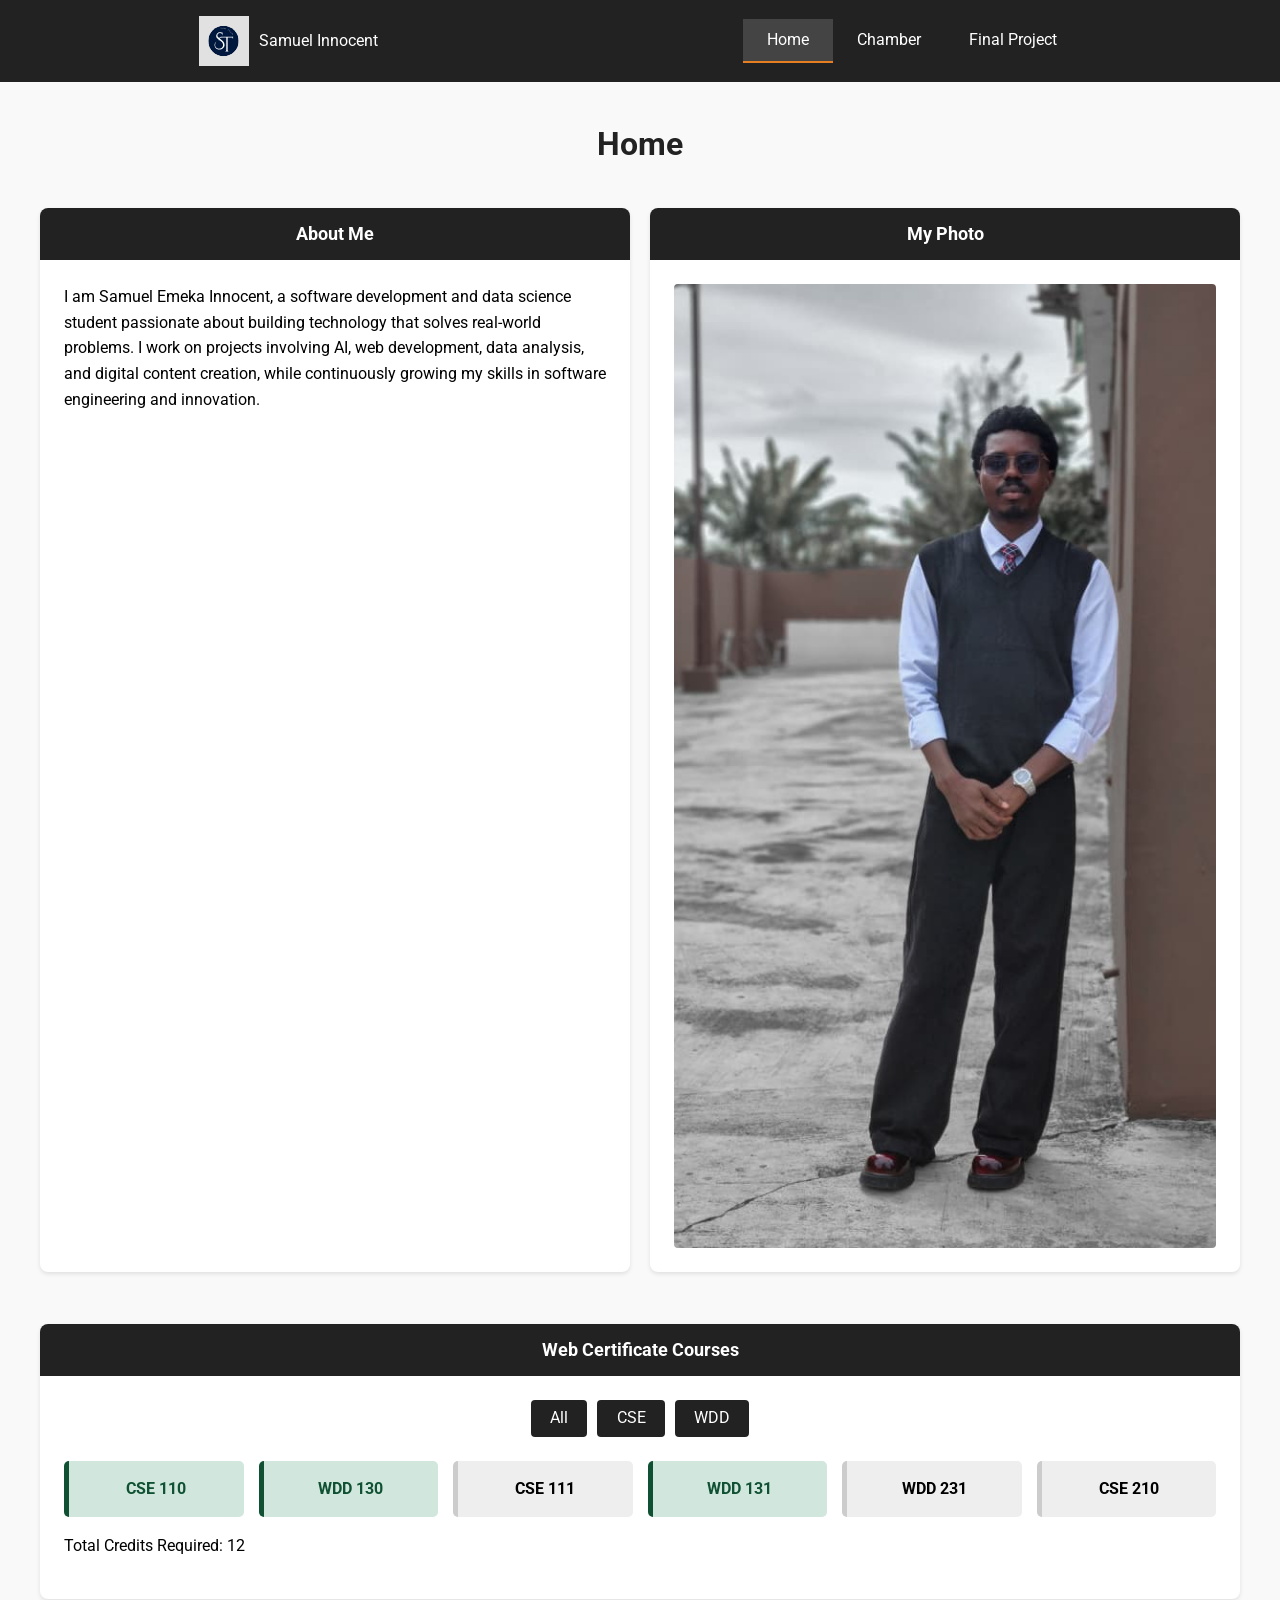
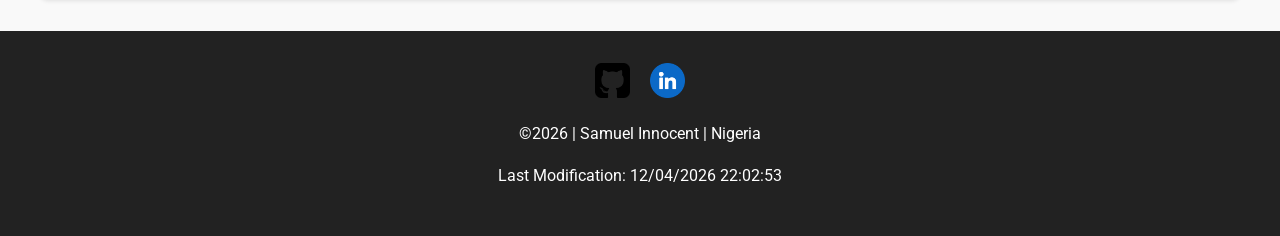
<file: index.html>
<!DOCTYPE html>
<html lang="en-US">
<head>
    <meta charset="UTF-8">
    <meta name="viewport" content="width=device-width, initial-scale=1.0">
    <title>WDD 231 - Course Home Page - Samuel Innocent</title>
    <meta name="description" content="Course home page for Samuel Innocent, focusing on web development and computer programming certifications.">
    <meta name="author" content="Samuel Innocent">
    <meta property="og:title" content="WDD 231 - Course Home Page - Samuel Innocent">
    <meta property="og:description" content="Explore Samuel Innocent's web development journey and course certifications.">
    <meta property="og:image" content="images/profile.jpeg"> 
    <meta property="og:url" content="https://samuel-innocent.github.io/wdd231/">
    <meta property="og:type" content="website">
    <link rel="icon" href="favicon.ico">
    <link rel="preconnect" href="https://fonts.googleapis.com">
    <link rel="preconnect" href="https://fonts.gstatic.com" crossorigin>
    <link href="https://fonts.googleapis.com/css2?family=Roboto:wght@400;700&display=swap" rel="stylesheet">
    <link rel="stylesheet" href="styles/normalize.css">
    <link rel="stylesheet" href="styles/small.css">
    <link rel="stylesheet" href="styles/larger.css">
    <script src="scripts/navigation.js" defer></script>
    <script src="scripts/getdates.js" defer></script>
    <script src="scripts/courses.js" defer></script>
</head>
<body>
    <header>
        <div class="logo-area">
            <img src="images/logo.svg" alt="Samuel Innocent Logo" width="50" height="50">
            <span>Samuel Innocent</span>
        </div>
        <button id="menu" aria-label="Toggle Menu"></button>
        <nav>
            <ul class="navigation">
                <li><a href="#" class="active">Home</a></li>
                <li><a href="chamber/index.html">Chamber</a></li>
                <li><a href="https://samuel-innocent.github.io/wdd231/myproject/index.html">Final Project</a></li>
            </ul>
        </nav>
    </header>

    <main>
        <h1>Home</h1>
        <div class="grid-container">
            <section class="card">
                <h2>About Me</h2>
                <p>I am Samuel Emeka Innocent, a software development and data science student passionate about building technology that solves real-world problems. I work on projects involving AI, web development, data analysis, and digital content creation, while continuously growing my skills in software engineering and innovation.</p>
            </section>
            <section class="card">
                <h2>My Photo</h2>
                <img src="images/profile.jpeg" width="400" height="400" alt="Samuel Innocent Portrait" loading="lazy" class="profile-img">
            </section>
            <section class="card full-width">
                <h2>Web Certificate Courses</h2>
                <div class="filter-buttons">
                    <button id="all">All</button>
                    <button id="cse">CSE</button>
                    <button id="wdd">WDD</button>
                </div>
                <div id="course-list"></div>
                <p id="total-credits"></p>
            </section>
        </div>
    </main>

    <footer>
        <div class="social">
            <a href="https://github.com/Samuel-Innocent" aria-label="GitHub Repository"><img src="images/github.png" alt="GitHub Icon"></a>
            <a href="https://linkedin.com/in/Samuel-Innocent-" aria-label="LinkedIn Profile"><img src="images/linkedin.png" alt="LinkedIn Icon"></a>
        </div>
        <p>&copy;<span id="currentyear"></span> | Samuel Innocent | Nigeria</p>
        <p id="lastModified"></p>
    </footer>
</body>
</html>
</file>
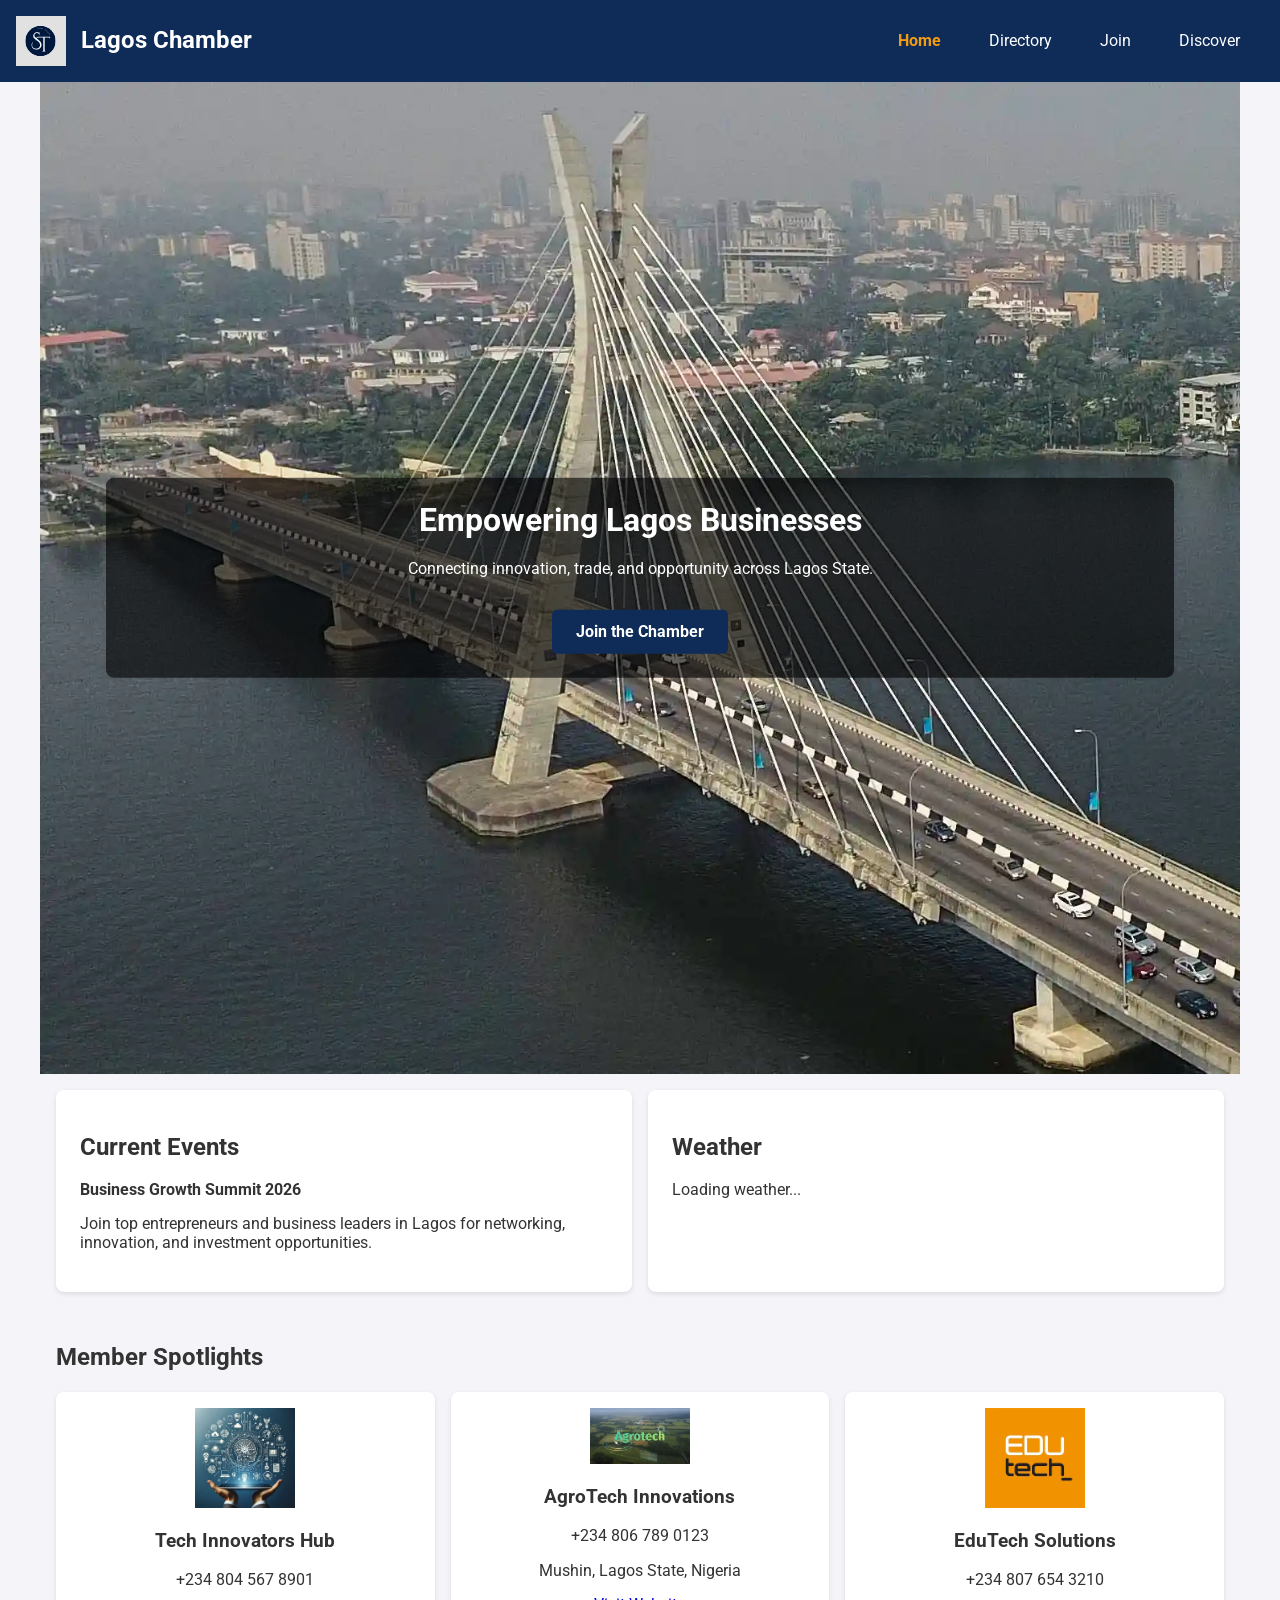
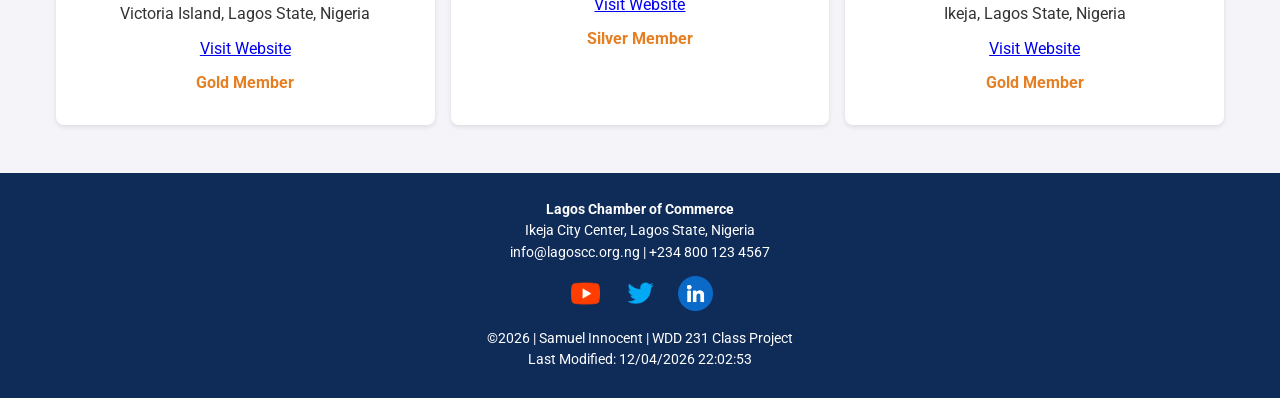
<file: chamber/index.html>
<!DOCTYPE html>
<html lang="en-US">

<head>
    <meta charset="UTF-8">
    <meta name="viewport" content="width=device-width, initial-scale=1.0">

    <title>Lagos Chamber of Commerce</title>

    <meta name="description"
        content="Official Lagos Chamber of Commerce website supporting business growth, networking, and economic development in Lagos, Nigeria.">

    <meta name="author" content="Samuel Innocent">

    <meta property="og:title" content="Lagos Chamber of Commerce">
    <meta property="og:description" content="Empowering businesses and fostering economic growth in Lagos State.">
    <meta property="og:image" content="images/lagos-hero.webp">
    <meta property="og:url" content="https://samuel-innocent.github.io/wdd231/chamber/index.html">
    <meta property="og:type" content="website">

    <link rel="icon" href="favicon.ico">

    <link rel="preconnect" href="https://fonts.googleapis.com">
    <link rel="preconnect" href="https://fonts.gstatic.com" crossorigin>

    <link
        href="https://fonts.googleapis.com/css2?family=Roboto:wght@400;700&display=swap"
        rel="stylesheet">

    <link rel="stylesheet" href="styles/normalize.css">
    <link rel="stylesheet" href="styles/small.css">
    <link rel="stylesheet" href="styles/larger.css">

    <script src="scripts/home.js" defer></script>
</head>

<body>

    <header>
        <div class="logo-area">
            <img src="images/logo.svg" alt="Lagos Chamber Logo" width="50" height="50">
            <span class="site-title">Lagos Chamber</span>
        </div>

        <button id="menu" aria-label="Toggle Menu"></button>

        <nav>
            <ul class="navigation">
                <li><a href="index.html" class="active">Home</a></li>
                <li><a href="directory.html">Directory</a></li>
                <li><a href="join.html">Join</a></li>
                <li><a href="discover.html">Discover</a></li>
            </ul>
        </nav>
    </header>

    <main>

<section class="hero">

    <h2 class="visually-hidden">
        Lagos Chamber Hero Section
    </h2>

            <img src="images/lagos-hero.webp"
                alt="Lagos city skyline"
                loading="eager">

            <div class="hero-content">
                <h1>Empowering Lagos Businesses</h1>

                <p>Connecting innovation, trade, and opportunity across Lagos State.</p>

                <a href="join.html" class="cta-button">
                    Join the Chamber
                </a>
            </div>
        </section>

        <section class="home-grid">

            <section class="events card">
                <h2>Current Events</h2>

                <p><strong>Business Growth Summit 2026</strong></p>

                <p>
                    Join top entrepreneurs and business leaders in Lagos
                    for networking, innovation, and investment opportunities.
                </p>
            </section>

            <section class="weather card">
                <h2>Weather</h2>

                <div id="weather-info">
                    <p>Loading weather...</p>
                </div>

                <div id="forecast"></div>
            </section>

        </section>

        <section class="spotlights">
            <h2>Member Spotlights</h2>

            <div id="spotlight-container" class="spotlight-grid"></div>
        </section>

    </main>

    <footer>

        <div class="footer-info">
            <p><strong>Lagos Chamber of Commerce</strong></p>

            <p>Ikeja City Center, Lagos State, Nigeria</p>

            <p>info@lagoscc.org.ng | +234 800 123 4567</p>
        </div>

        <div class="social-icons">
            <a href="https://youtube.com" target="_blank" aria-label="YouTube">
                <img src="images/youtube.png" alt="YouTube Icon">
            </a>

            <a href="https://twitter.com" target="_blank" aria-label="Twitter">
                <img src="images/twitter.png" alt="Twitter Icon">
            </a>

            <a href="https://linkedin.com" target="_blank" aria-label="LinkedIn">
                <img src="images/linkedin.png" alt="LinkedIn Icon">
            </a>
        </div>

        <div class="footer-meta">
            <p>
                &copy;<span id="currentyear"></span>
                | Samuel Innocent | WDD 231 Class Project
            </p>

            <p id="lastModified"></p>
        </div>

    </footer>

</body>

</html>
</file>
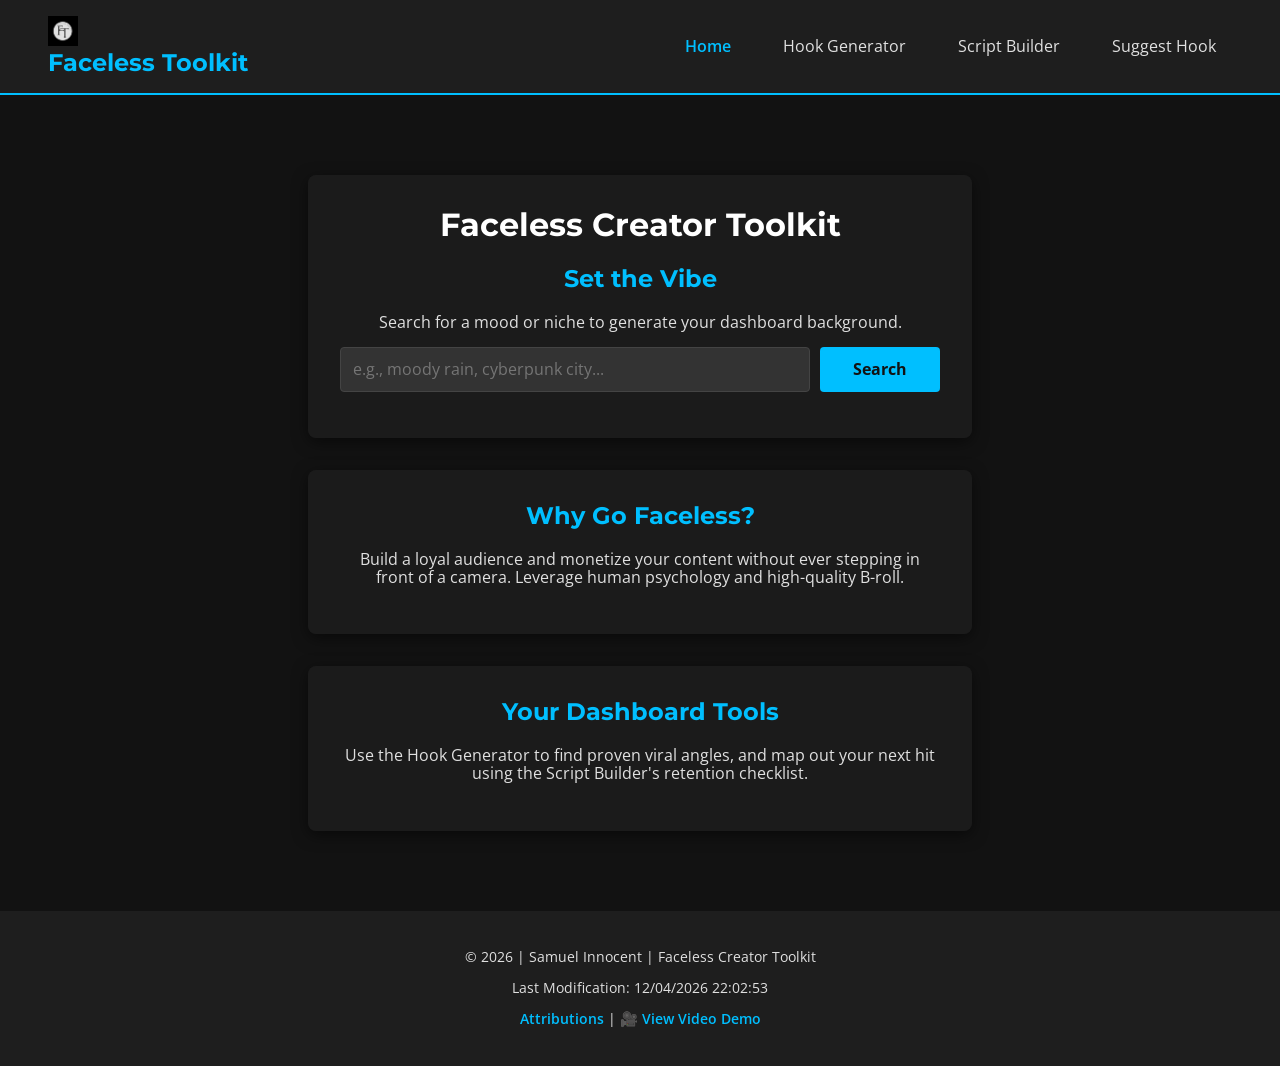
<file: myproject/index.html>
<!DOCTYPE html>
<html lang="en-US">
<head>
    <meta charset="UTF-8">
    <meta name="viewport" content="width=device-width, initial-scale=1.0">
    <title>Home - Faceless Creator Toolkit</title>
    <meta name="description" content="A comprehensive dashboard toolkit designed for faceless YouTube creators to generate hooks and build scripts.">
    <meta name="author" content="Samuel Innocent">
    <meta property="og:title" content="Faceless Creator Toolkit">
    <meta property="og:type" content="website">
    <meta property="og:image" content="https://images.pexels.com/photos/1089438/pexels-photo-1089438.jpeg">
    <meta property="og:url" content="https://samuel-innocent.github.io/wdd231/final/">
    
    <link rel="apple-touch-icon" sizes="180x180" href="apple-touch-icon.png">
    <link rel="icon" type="image/png" sizes="32x32" href="favicon-32x32.png">
    <link rel="icon" type="image/png" sizes="16x16" href="favicon-16x16.png">
    <link rel="manifest" href="site.webmanifest">
    <link rel="preconnect" href="https://fonts.googleapis.com">
    <link rel="preconnect" href="https://fonts.gstatic.com" crossorigin>
    <link href="https://fonts.googleapis.com/css2?family=Montserrat:wght@700&family=Open+Sans:wght@400;600&display=swap" rel="stylesheet">
    <link rel="stylesheet" href="styles/normalize.css">
    <link rel="stylesheet" href="styles/small.css">
    <link rel="stylesheet" href="styles/larger.css">
    <script src="scripts/home.js" defer></script>
</head>
<body>
    <header>
        <div class="logo-area">
            <img src="images/logo.png" alt="Toolkit Logo" loading="lazy" width="30" height="30">
            <div class="site-title">Faceless Toolkit</div>
        </div>
        <button id="menu" aria-label="Toggle Menu"></button>
        <nav>
            <ul class="navigation">
                <li><a href="index.html" class="active">Home</a></li>
                <li><a href="generator.html">Hook Generator</a></li>
                <li><a href="builder.html">Script Builder</a></li>
                <li><a href="suggest.html">Suggest Hook</a></li>
            </ul>
        </nav>
    </header>

    <main id="hero-section" class="hero-dynamic">
        <section class="search-container">
            <h1>Faceless Creator Toolkit</h1>
            <h2>Set the Vibe</h2>
            <p>Search for a mood or niche to generate your dashboard background.</p>
            <div class="search-bar">
                <input type="text" id="search-input" placeholder="e.g., moody rain, cyberpunk city...">
                <button id="search-btn">Search</button>
            </div>
            <p id="error-message" class="error-text"></p>
        </section>

        <section class="info-section">
            <h2>Why Go Faceless?</h2>
            <p>Build a loyal audience and monetize your content without ever stepping in front of a camera. Leverage human psychology and high-quality B-roll.</p>
        </section>

        <section class="tools-section">
            <h2>Your Dashboard Tools</h2>
            <p>Use the Hook Generator to find proven viral angles, and map out your next hit using the Script Builder's retention checklist.</p>
        </section>
    </main>

    <footer>
        <p>&copy; <span id="currentyear"></span> | Samuel Innocent | Faceless Creator Toolkit</p>
        <p id="lastModified"></p>
        <p>
            <a href="attributions.html" class="footer-link">Attributions</a> | 
            <a href="https://www.loom.com/share/800a68e92c954189a304fbd7b6bc5d8a" target="_blank" class="footer-link">🎥 View Video Demo</a>
        </p>
    </footer>
</body>
</html>
</file>
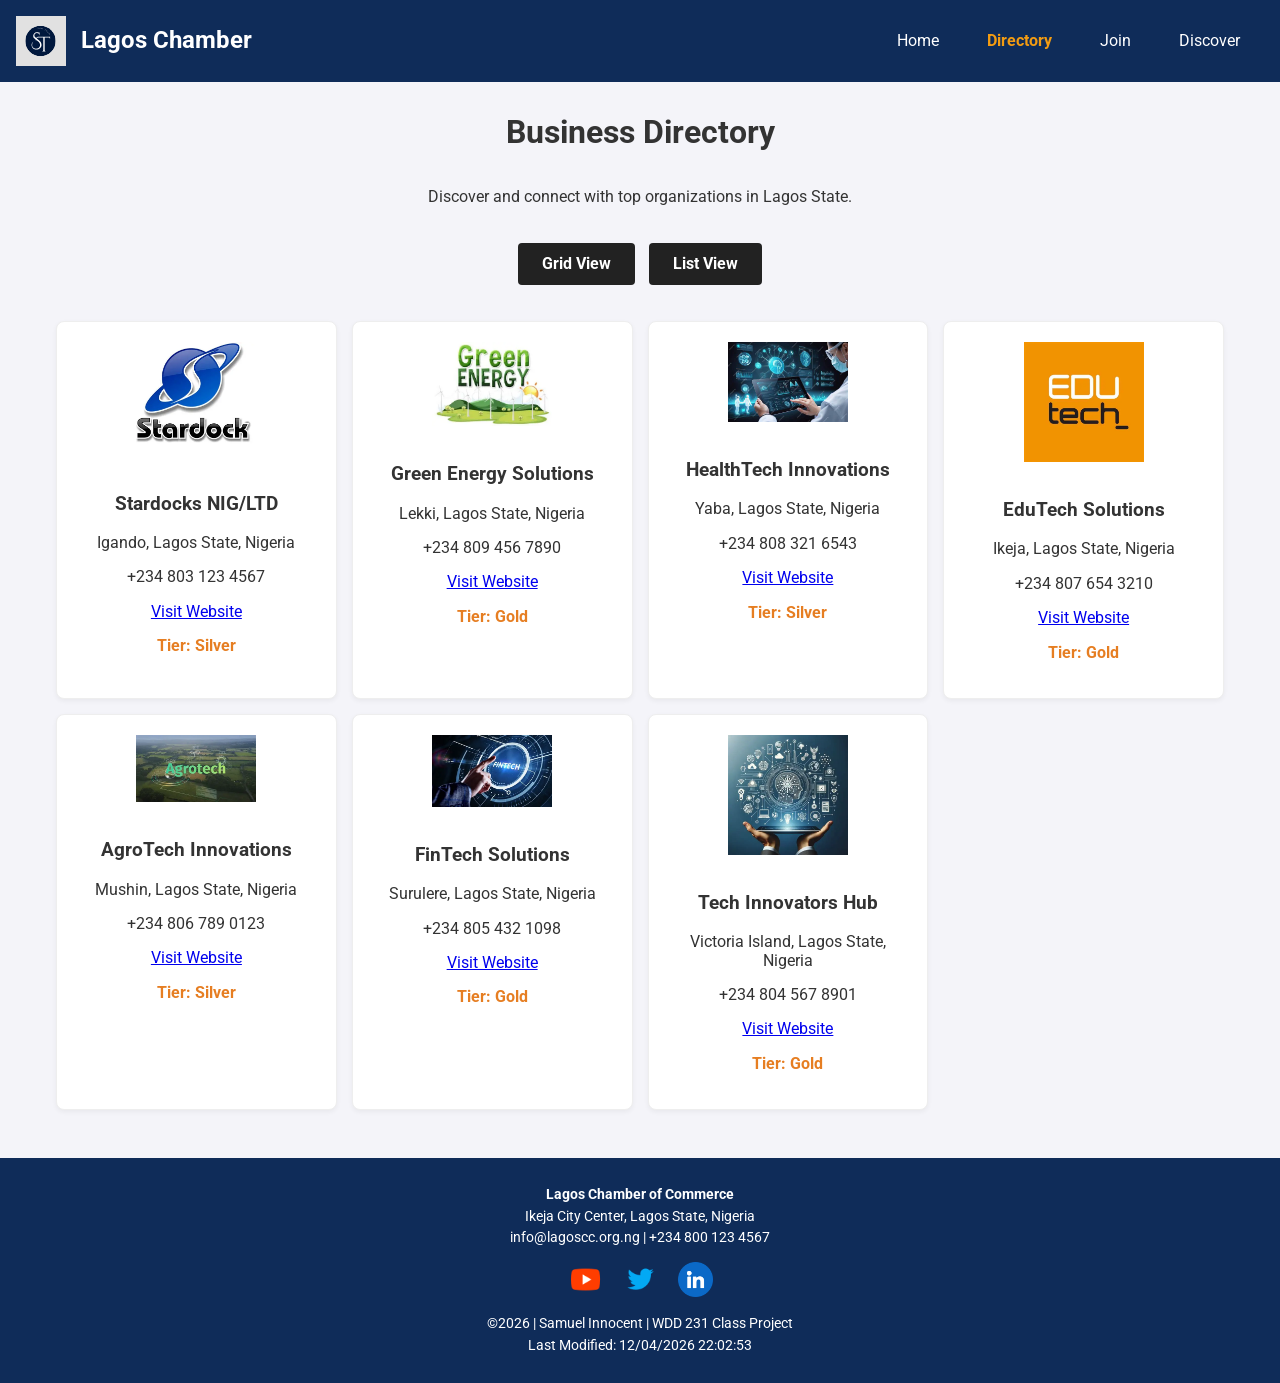
<file: chamber/directory.html>
<!DOCTYPE html>
<html lang="en-US">
<head>
    <meta charset="UTF-8">
    <meta name="viewport" content="width=device-width, initial-scale=1.0">
    <title>Directory - Lagos Chamber of Commerce</title>
    <meta name="description" content="Official business directory for the Lagos Chamber of Commerce. Discover top businesses in Lagos State, Nigeria.">
    <meta name="author" content="Samuel Innocent">
    
    <meta property="og:title" content="Lagos Business Directory">
    <meta property="og:description" content="Explore local members of the Lagos Chamber of Commerce.">
    <meta property="og:image" content="images/profile.jpeg">
    <meta property="og:url" content="https://samuel-innocent.github.io/wdd231/chamber/directory.html">
    <meta property="og:type" content="website">

    <link rel="icon" href="favicon.ico">
    
    <link rel="preconnect" href="https://fonts.googleapis.com">
    <link rel="preconnect" href="https://fonts.gstatic.com" crossorigin>
    <link href="https://fonts.googleapis.com/css2?family=Roboto:wght@400;700&display=swap" rel="stylesheet">

    <link rel="stylesheet" href="styles/normalize.css">
    <link rel="stylesheet" href="styles/small.css">
    <link rel="stylesheet" href="styles/larger.css">
    <script src="scripts/directory.js" defer></script>
</head>
<body>
    <header>
        <div class="logo-area">
            <img src="images/logo.svg" alt="Lagos Chamber Logo" width="50" height="50">
            <span class="site-title">Lagos Chamber</span>
        </div>
        <button id="menu" aria-label="Toggle Menu"></button>
        <nav>
            <ul class="navigation">
                <li><a href="index.html">Home</a></li>
                <li><a href="directory.html" class="active">Directory</a></li>
                <li><a href="join.html">Join</a></li>
                <li><a href="discover.html">Discover</a></li>
            </ul>
        </nav>
    </header>

    <main>
        <h1 class="page-title">Business Directory</h1>

        <section class="intro-section">
            <h2 class="visually-hidden">Welcome</h2>
            <p class="intro-text">Discover and connect with top organizations in Lagos State.</p>
        </section>

        <section class="view-toggle">
            <h2 class="visually-hidden">Layout Options</h2>
            <button id="grid" title="Grid View">Grid View</button>
            <button id="list" title="List View">List View</button>
        </section>

        <section class="directory-list">
            <h2 class="visually-hidden">Members</h2>
            <div id="members-container" class="grid-view">
            </div>
        </section>
    </main>

    <footer>
        <div class="footer-info">
            <p><strong>Lagos Chamber of Commerce</strong></p>
            <p>Ikeja City Center, Lagos State, Nigeria</p>
            <p>info@lagoscc.org.ng | +234 800 123 4567</p>
        </div>
        
        <div class="social-icons">
            <a href="https://youtube.com" target="_blank" aria-label="YouTube"><img src="images/youtube.png" alt="YouTube Icon"></a>
            <a href="https://twitter.com" target="_blank" aria-label="Twitter"><img src="images/twitter.png" alt="Twitter Icon"></a>
            <a href="https://linkedin.com" target="_blank" aria-label="LinkedIn"><img src="images/linkedin.png" alt="LinkedIn Icon"></a>
        </div>

        <div class="footer-meta">
            <p>&copy;<span id="currentyear"></span> | Samuel Innocent | WDD 231 Class Project</p>
            <p id="lastModified"></p>
        </div>
    </footer>
</body>
</html>
</file>
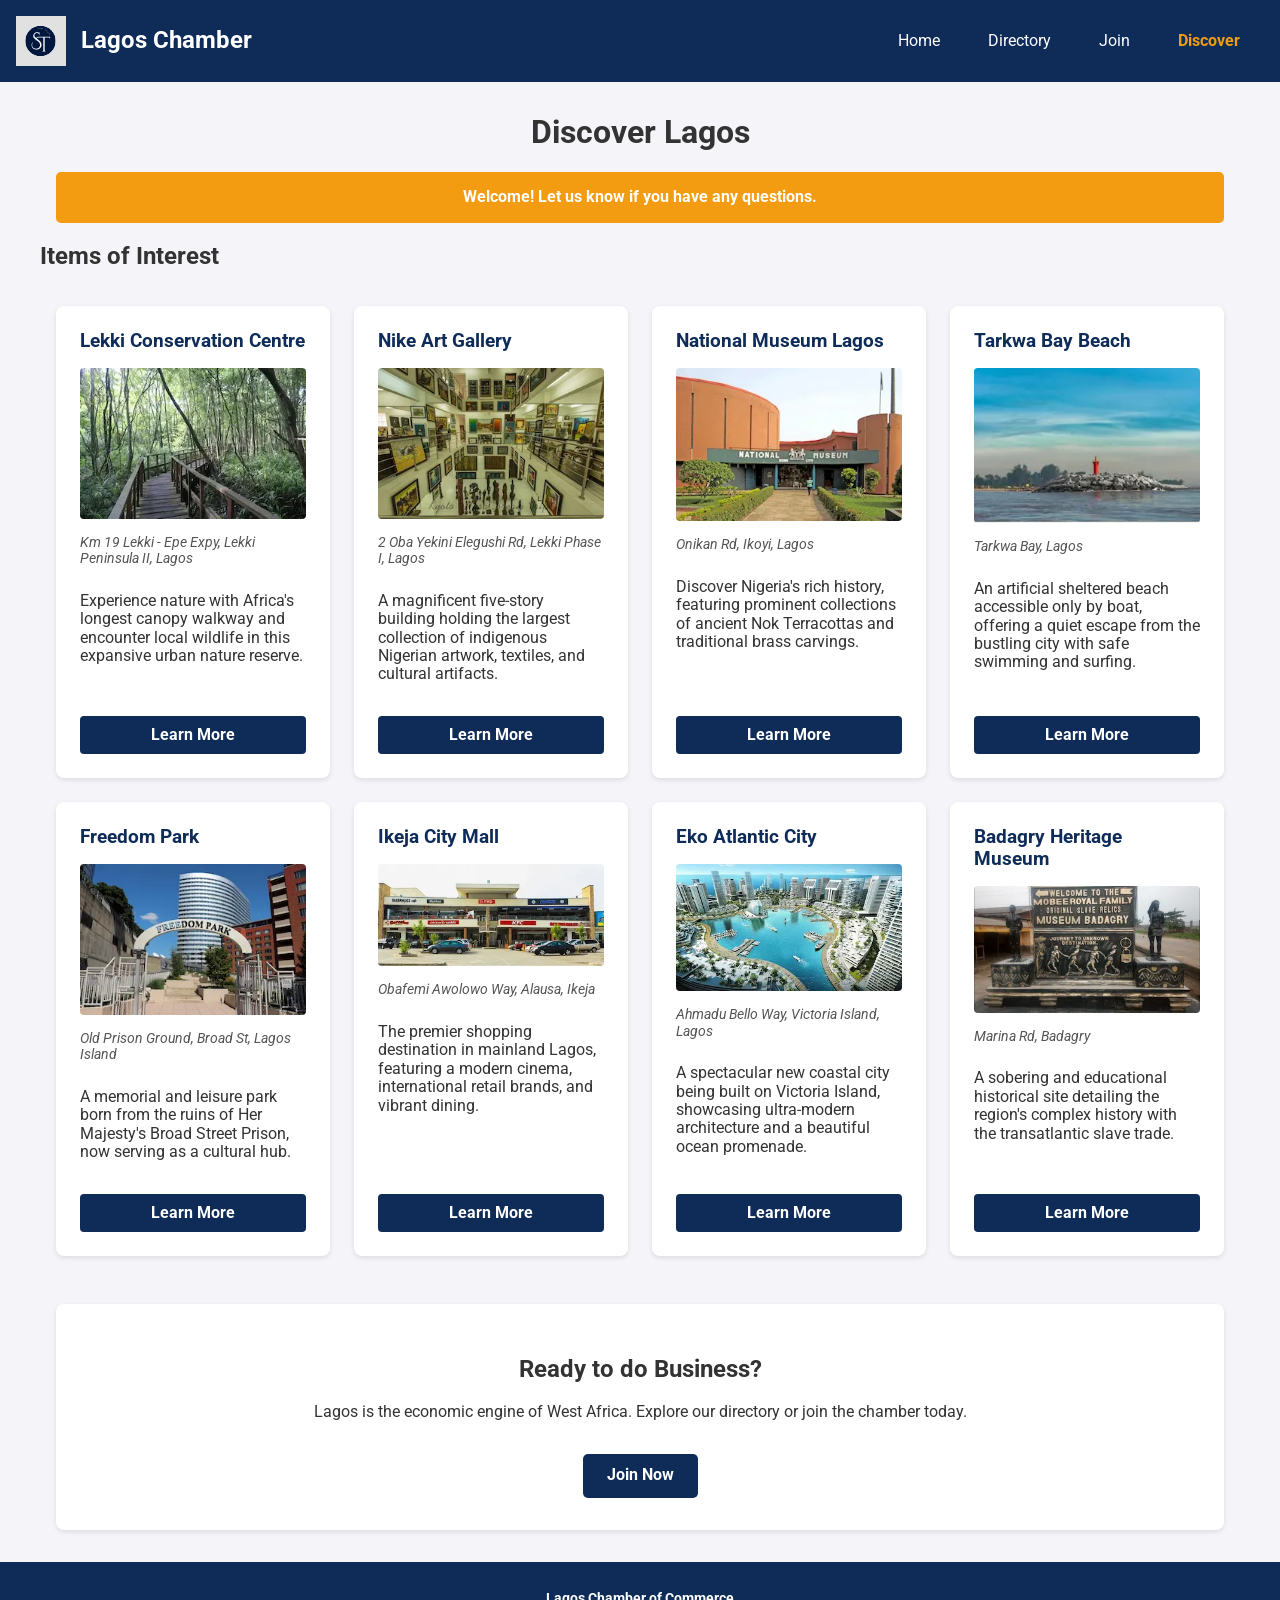
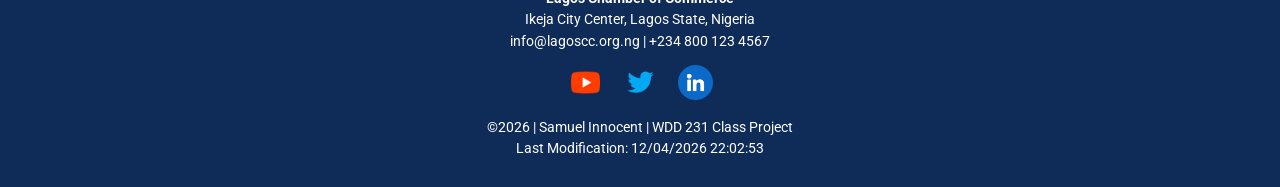
<file: chamber/discover.html>
<!DOCTYPE html>
<html lang="en-US">
<head>
    <meta charset="UTF-8">
    <meta name="viewport" content="width=device-width, initial-scale=1.0">
    <title>Discover - Lagos Chamber of Commerce</title>
    <meta name="description" content="Discover the best places to visit, explore, and conduct business in Lagos, Nigeria.">
    <meta name="author" content="Samuel Innocent">
    <link rel="icon" href="favicon.ico">
    <link rel="preconnect" href="https://fonts.googleapis.com">
    <link rel="preconnect" href="https://fonts.gstatic.com" crossorigin>
    <link href="https://fonts.googleapis.com/css2?family=Roboto:wght@400;700&display=swap" rel="stylesheet">
    <link rel="stylesheet" href="styles/normalize.css">
    <link rel="stylesheet" href="styles/small.css">
    <link rel="stylesheet" href="styles/larger.css">
    <script type="module" src="scripts/discover.js"></script>
</head>
<body>
    <header>
        <div class="logo-area">
            <img src="images/logo.svg" alt="Lagos Chamber Logo" width="50" height="50">
            <span class="site-title">Lagos Chamber</span>
        </div>
        <button id="menu" aria-label="Toggle Menu"></button>
        <nav>
            <ul class="navigation">
                <li><a href="index.html">Home</a></li>
                <li><a href="directory.html">Directory</a></li>
                <li><a href="join.html">Join</a></li>
                <li><a href="discover.html" class="active">Discover</a></li>
            </ul>
        </nav>
    </header>

    <main>
        <h1 class="page-title">Discover Lagos</h1>

        <section class="visit-status">
            <h2 class="visually-hidden">Visitor Message</h2>
            <div id="visit-message" class="message-banner"></div>
        </section>

        <section class="places-of-interest">
            <h2>Items of Interest</h2>
            <div id="discover-container" class="discover-grid">
                </div>
        </section>

        <section class="discover-cta">
            <h2>Ready to do Business?</h2>
            <p>Lagos is the economic engine of West Africa. Explore our directory or join the chamber today.</p>
            <a href="join.html" class="cta-button">Join Now</a>
        </section>
    </main>

    <footer>
        <div class="footer-info">
            <p><strong>Lagos Chamber of Commerce</strong></p>
            <p>Ikeja City Center, Lagos State, Nigeria</p>
            <p>info@lagoscc.org.ng | +234 800 123 4567</p>
        </div>
        <div class="social-icons">
            <a href="https://youtube.com" target="_blank" aria-label="YouTube"><img src="images/youtube.png" alt="YouTube Icon"></a>
            <a href="https://twitter.com" target="_blank" aria-label="Twitter"><img src="images/twitter.png" alt="Twitter Icon"></a>
            <a href="https://linkedin.com" target="_blank" aria-label="LinkedIn"><img src="images/linkedin.png" alt="LinkedIn Icon"></a>
        </div>
        <div class="footer-meta">
            <p>&copy;<span id="currentyear"></span> | Samuel Innocent | WDD 231 Class Project</p>
            <p id="lastModified"></p>
        </div>
    </footer>
</body>
</html>
</file>
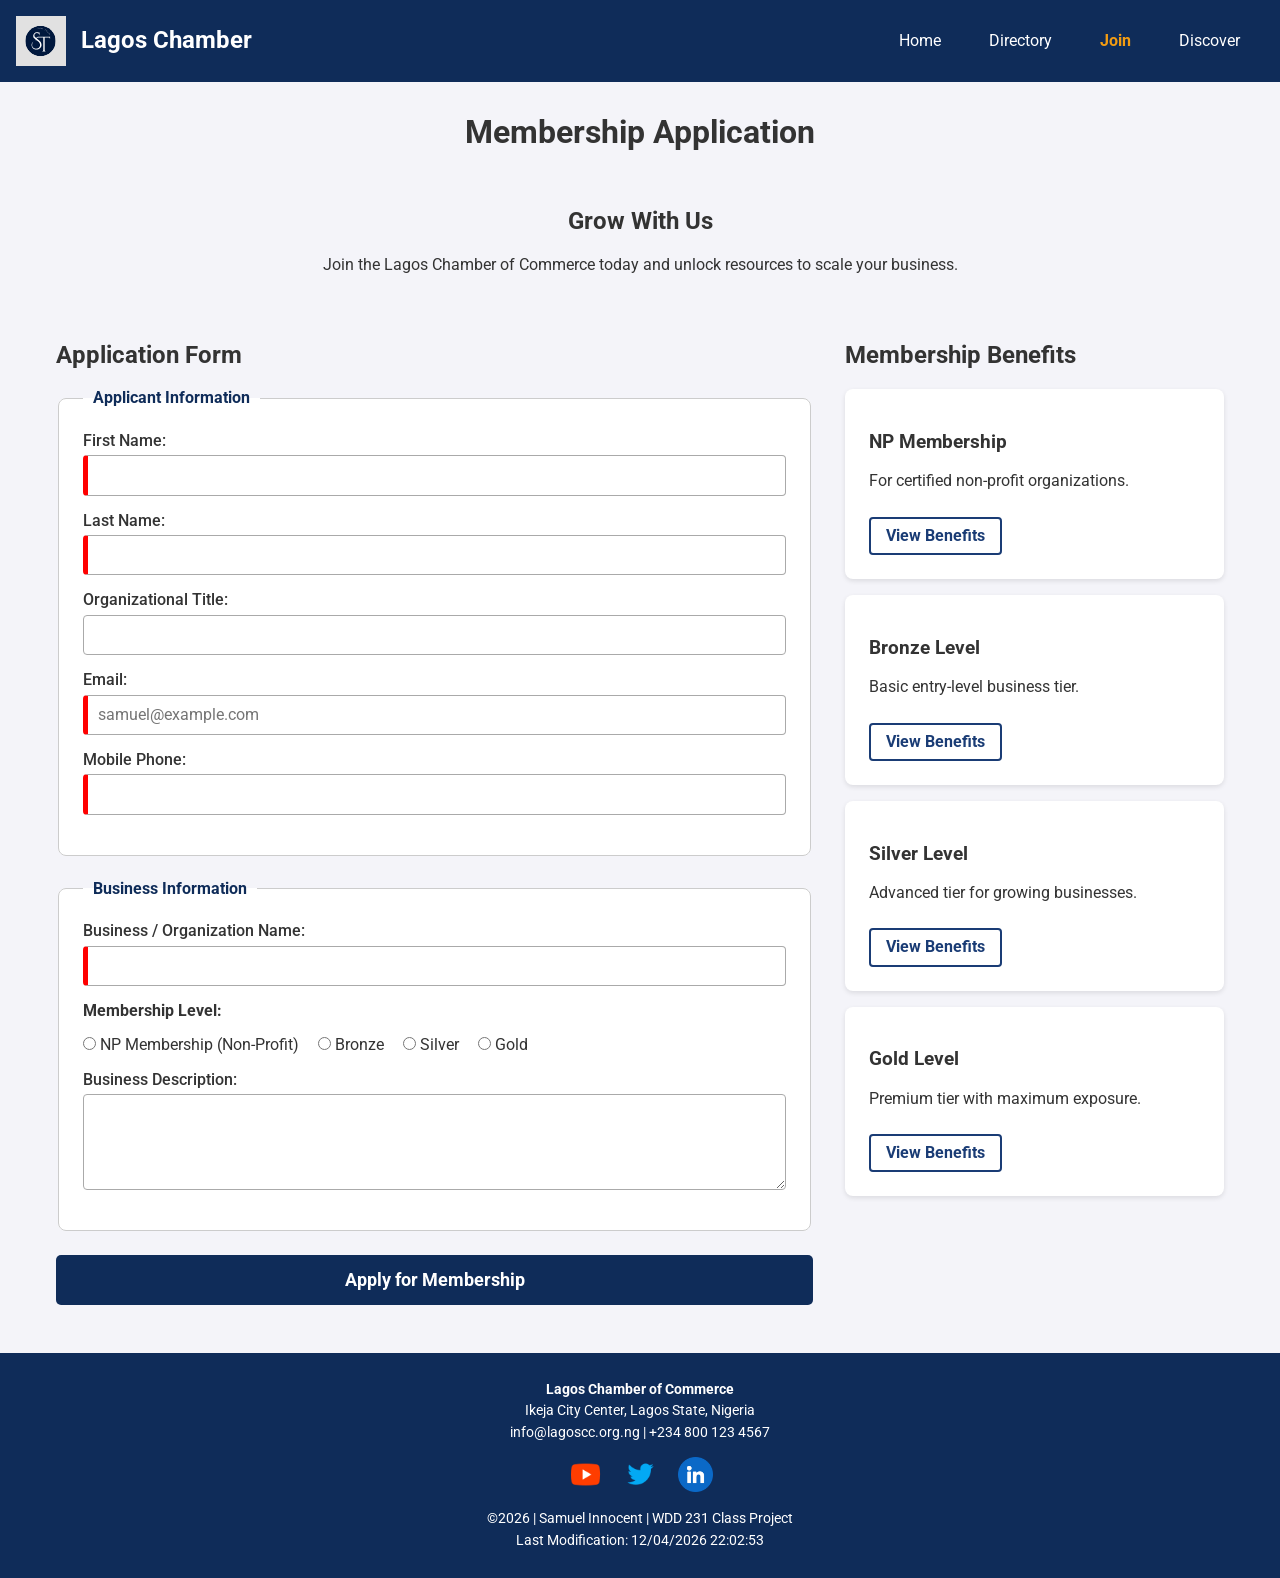
<file: chamber/join.html>
<!DOCTYPE html>
<html lang="en-US">
<head>
    <meta charset="UTF-8">
    <meta name="viewport" content="width=device-width, initial-scale=1.0">
    <title>Join - Lagos Chamber of Commerce</title>
    <meta name="description" content="Apply for membership with the Lagos Chamber of Commerce to access business networking, events, and growth opportunities.">
    <meta name="author" content="Samuel Innocent">
    <link rel="icon" href="favicon.ico">
    <link rel="preconnect" href="https://fonts.googleapis.com">
    <link rel="preconnect" href="https://fonts.gstatic.com" crossorigin>
    <link href="https://fonts.googleapis.com/css2?family=Roboto:wght@400;700&display=swap" rel="stylesheet">
    <link rel="stylesheet" href="styles/normalize.css">
    <link rel="stylesheet" href="styles/small.css">
    <link rel="stylesheet" href="styles/larger.css">
    <script src="scripts/join.js" defer></script>
</head>
<body>
    <header>
        <div class="logo-area">
            <img src="images/logo.svg" alt="Lagos Chamber Logo" width="50" height="50">
            <span class="site-title">Lagos Chamber</span>
        </div>
        <button id="menu" aria-label="Toggle Menu"></button>
        <nav>
            <ul class="navigation">
                <li><a href="index.html">Home</a></li>
                <li><a href="directory.html">Directory</a></li>
                <li><a href="join.html" class="active">Join</a></li>
                <li><a href="discover.html">Discover</a></li>
            </ul>
        </nav>
    </header>

    <main>
        <h1 class="page-title">Membership Application</h1>

        <section class="intro-text">
            <h2>Grow With Us</h2>
            <p>Join the Lagos Chamber of Commerce today and unlock resources to scale your business.</p>
        </section>

        <div class="join-grid">
            <section class="form-section">
                <h2>Application Form</h2>
                <form method="get" action="thankyou.html" class="join-form">
                    <fieldset>
                        <legend>Applicant Information</legend>
                        <label>First Name:
                            <input type="text" name="first-name" id="first-name" title="First Name" autocomplete="given-name" required>
                        </label>
                        <label>Last Name:
                            <input type="text" name="last-name" id="last-name" title="Last Name" autocomplete="family-name" required>
                        </label>
                        <label>Organizational Title:
                            <input type="text" name="org-title" id="org-title" title="Title (Min 7 characters, letters, hyphens, and spaces only)" autocomplete="organization-title" pattern="[A-Za-z\-\s]{7,}">
                        </label>
                        <label>Email:
                            <input type="email" name="email" id="email" title="Email Address" autocomplete="email" placeholder="samuel@example.com" required>
                        </label>
                        <label>Mobile Phone:
                            <input type="tel" name="phone" id="phone" title="Mobile Phone Number" autocomplete="tel" required>
                        </label>
                    </fieldset>

                    <fieldset>
                        <legend>Business Information</legend>
                        <label>Business / Organization Name:
                            <input type="text" name="business" id="business" title="Business Name" autocomplete="organization" required>
                        </label>
                        
                        <div class="membership-radios">
                            <p><strong>Membership Level:</strong></p>
                            <label><input type="radio" name="membership" value="np" required> NP Membership (Non-Profit)</label>
                            <label><input type="radio" name="membership" value="bronze"> Bronze</label>
                            <label><input type="radio" name="membership" value="silver"> Silver</label>
                            <label><input type="radio" name="membership" value="gold"> Gold</label>
                        </div>

                        <label>Business Description:
                            <textarea name="description" id="description" title="Briefly describe your organization" rows="4"></textarea>
                        </label>
                    </fieldset>

                    <input type="hidden" name="timestamp" id="timestamp" value="">
                    
                    <button type="submit" class="submit-btn">Apply for Membership</button>
                </form>
            </section>

            <section class="membership-cards">
                <h2>Membership Benefits</h2>
                
                <div class="card np-card animate-card">
                    <h3>NP Membership</h3>
                    <p>For certified non-profit organizations.</p>
                    <button id="np-btn" type="button" class="modal-link">View Benefits</button>
                </div>
                
                <div class="card bronze-card animate-card">
                    <h3>Bronze Level</h3>
                    <p>Basic entry-level business tier.</p>
                    <button id="bronze-btn" type="button" class="modal-link">View Benefits</button>
                </div>
                
                <div class="card silver-card animate-card">
                    <h3>Silver Level</h3>
                    <p>Advanced tier for growing businesses.</p>
                    <button id="silver-btn" type="button" class="modal-link">View Benefits</button>
                </div>
                
                <div class="card gold-card animate-card">
                    <h3>Gold Level</h3>
                    <p>Premium tier with maximum exposure.</p>
                    <button id="gold-btn" type="button" class="modal-link">View Benefits</button>
                </div>
            </section>
        </div>

        <dialog id="np-modal">
            <h2>Non-Profit Benefits</h2>
            <p>Access to basic networking events, inclusion in our online directory, and weekly newsletters. No fee required.</p>
            <button class="close-modal">Close</button>
        </dialog>

        <dialog id="bronze-modal">
            <h2>Bronze Benefits</h2>
            <p>All NP benefits plus quarterly training seminars, community discounts, and window decals.</p>
            <button class="close-modal">Close</button>
        </dialog>

        <dialog id="silver-modal">
            <h2>Silver Benefits</h2>
            <p>All Bronze benefits plus discounted booth space at the annual expo and home page spotlight rotation.</p>
            <button class="close-modal">Close</button>
        </dialog>

        <dialog id="gold-modal">
            <h2>Gold Benefits</h2>
            <p>All Silver benefits plus premium homepage spotlights, executive dinner invitations, and direct government lobbying updates.</p>
            <button class="close-modal">Close</button>
        </dialog>

    </main>

    <footer>
        <div class="footer-info">
            <p><strong>Lagos Chamber of Commerce</strong></p>
            <p>Ikeja City Center, Lagos State, Nigeria</p>
            <p>info@lagoscc.org.ng | +234 800 123 4567</p>
        </div>
        <div class="social-icons">
            <a href="https://youtube.com" target="_blank" aria-label="YouTube"><img src="images/youtube.png" alt="YouTube Icon"></a>
            <a href="https://twitter.com" target="_blank" aria-label="Twitter"><img src="images/twitter.png" alt="Twitter Icon"></a>
            <a href="https://linkedin.com" target="_blank" aria-label="LinkedIn"><img src="images/linkedin.png" alt="LinkedIn Icon"></a>
        </div>
        <div class="footer-meta">
            <p>&copy;<span id="currentyear"></span> | Samuel Innocent | WDD 231 Class Project</p>
            <p id="lastModified"></p>
        </div>
    </footer>
</body>
</html>
</file>
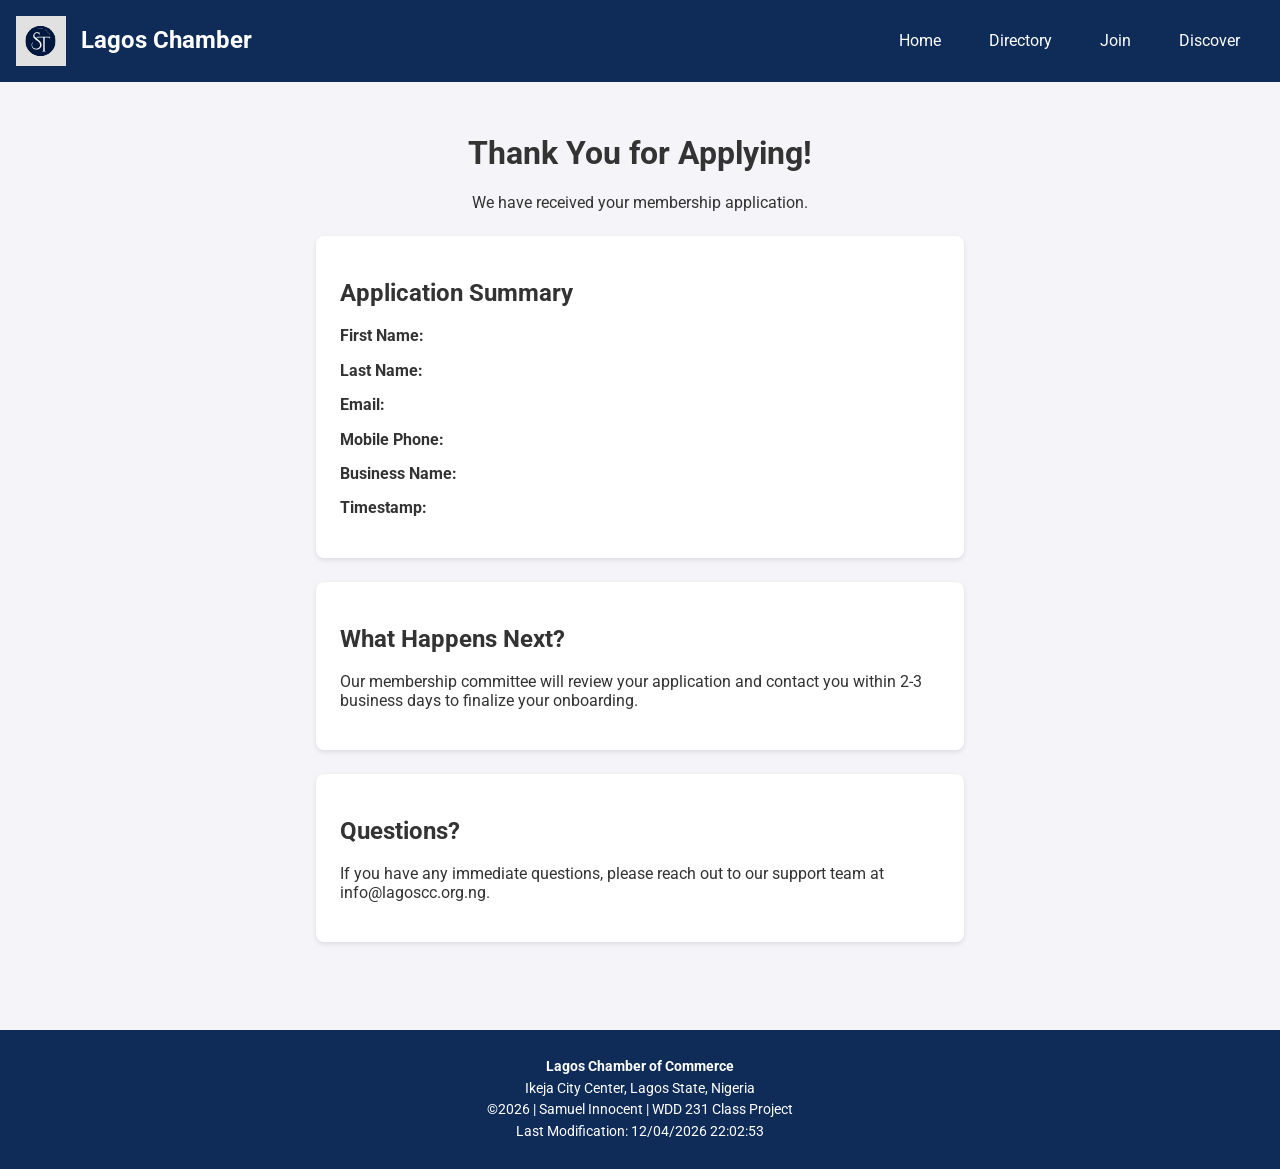
<file: chamber/thankyou.html>
<!DOCTYPE html>
<html lang="en-US">
<head>
    <meta charset="UTF-8">
    <meta name="viewport" content="width=device-width, initial-scale=1.0">
    <title>Thank You - Lagos Chamber of Commerce</title>
    
    <meta name="description" content="Thank you for applying to the Lagos Chamber of Commerce. Your application has been successfully submitted.">
    <meta name="author" content="Samuel Innocent">
    
    <link rel="preconnect" href="https://fonts.googleapis.com">
    <link rel="preconnect" href="https://fonts.gstatic.com" crossorigin>
    <link href="https://fonts.googleapis.com/css2?family=Roboto:wght@400;700&display=swap" rel="stylesheet">
    
    <link rel="stylesheet" href="styles/normalize.css">
    <link rel="stylesheet" href="styles/small.css">
    <link rel="stylesheet" href="styles/larger.css">
    <script src="scripts/thankyou.js" defer></script>
</head>
<body>
    <header>
        <div class="logo-area">
            <img src="images/logo.svg" alt="Lagos Chamber Logo" width="50" height="50">
            <span class="site-title">Lagos Chamber</span>
        </div>
        <button id="menu" aria-label="Toggle Menu"></button>
        <nav>
            <ul class="navigation">
                <li><a href="index.html">Home</a></li>
                <li><a href="directory.html">Directory</a></li>
                <li><a href="join.html">Join</a></li>
                <li><a href="discover.html">Discover</a></li>
            </ul>
        </nav>
    </header>

    <main class="thank-you-main">
        <h1>Thank You for Applying!</h1>
        <p>We have received your membership application.</p>
        
        <section class="submission-details card">
            <h2>Application Summary</h2>
            <p><strong>First Name:</strong> <span id="show-first"></span></p>
            <p><strong>Last Name:</strong> <span id="show-last"></span></p>
            <p><strong>Email:</strong> <span id="show-email"></span></p>
            <p><strong>Mobile Phone:</strong> <span id="show-phone"></span></p>
            <p><strong>Business Name:</strong> <span id="show-business"></span></p>
            <p><strong>Timestamp:</strong> <span id="show-timestamp"></span></p>
        </section>

        <section class="next-steps card">
            <h2>What Happens Next?</h2>
            <p>Our membership committee will review your application and contact you within 2-3 business days to finalize your onboarding.</p>
        </section>

        <section class="contact-info card">
            <h2>Questions?</h2>
            <p>If you have any immediate questions, please reach out to our support team at info@lagoscc.org.ng.</p>
        </section>
    </main>

    <footer>
        <div class="footer-info">
            <p><strong>Lagos Chamber of Commerce</strong></p>
            <p>Ikeja City Center, Lagos State, Nigeria</p>
        </div>
        <div class="footer-meta">
            <p>&copy;<span id="currentyear"></span> | Samuel Innocent | WDD 231 Class Project</p>
            <p id="lastModified"></p>
        </div>
    </footer>
</body>
</html>
</file>
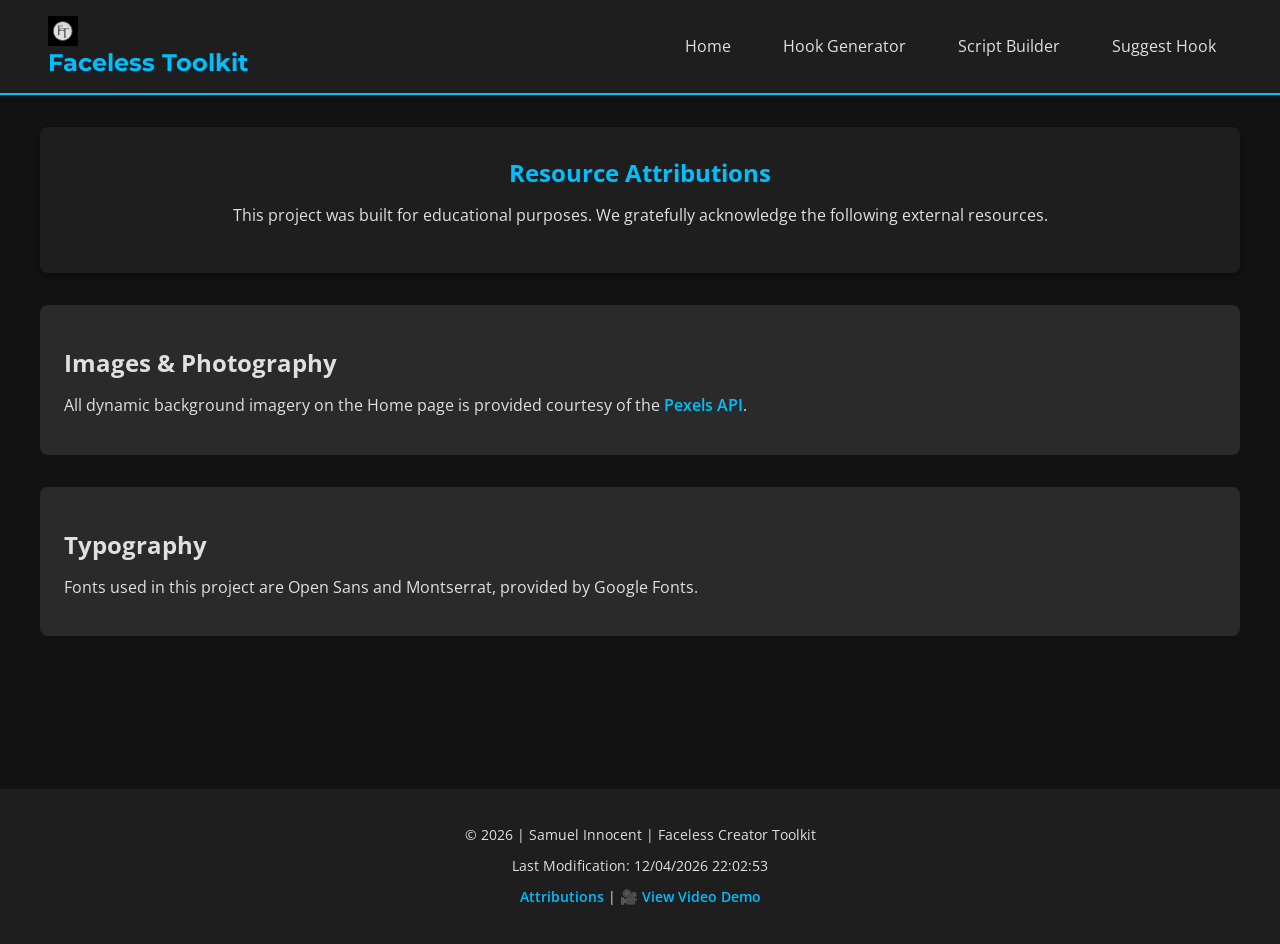
<file: myproject/attributions.html>
<!DOCTYPE html>
<html lang="en-US">
<head>
    <meta charset="UTF-8">
    <meta name="viewport" content="width=device-width, initial-scale=1.0">
    <title>Attributions - Faceless Creator Toolkit</title>
    <meta name="description" content="Resource attributions and credits for the Faceless Creator Toolkit educational project.">
    <meta name="author" content="Samuel Innocent">
    <meta property="og:title" content="Attributions">
    <meta property="og:type" content="website">
    <meta property="og:image" content="https://images.pexels.com/photos/1089438/pexels-photo-1089438.jpeg">
    <meta property="og:url" content="https://samuel-innocent.github.io/wdd231/final/attributions.html">
    
    <link rel="apple-touch-icon" sizes="180x180" href="apple-touch-icon.png">
    <link rel="icon" type="image/png" sizes="32x32" href="favicon-32x32.png">
    <link rel="icon" type="image/png" sizes="16x16" href="favicon-16x16.png">
    <link rel="manifest" href="site.webmanifest">
    <link rel="preconnect" href="https://fonts.googleapis.com">
    <link rel="preconnect" href="https://fonts.gstatic.com" crossorigin>
    <link href="https://fonts.googleapis.com/css2?family=Montserrat:wght@700&family=Open+Sans:wght@400;600&display=swap" rel="stylesheet">
    <link rel="stylesheet" href="styles/normalize.css">
    <link rel="stylesheet" href="styles/small.css">
    <link rel="stylesheet" href="styles/larger.css">
    
    <script type="module">
        import { setFooterDates, toggleMenu } from './scripts/utils.mjs';
        setFooterDates();
        toggleMenu();
    </script>
</head>
<body>
    <header>
        <div class="logo-area">
            <img src="images/logo.png" alt="Toolkit Logo" loading="lazy" width="30" height="30">
            <div class="site-title">Faceless Toolkit</div>
        </div>
        <button id="menu" aria-label="Toggle Menu"></button>
        <nav>
            <ul class="navigation">
                <li><a href="index.html">Home</a></li>
                <li><a href="generator.html">Hook Generator</a></li>
                <li><a href="builder.html">Script Builder</a></li>
                <li><a href="suggest.html">Suggest Hook</a></li>
            </ul>
        </nav>
    </header>

    <main class="builder-main align-center-layout constrained-width">
        <h1 class="screen-reader-only">Project Attributions</h1>
        
        <section class="script-editor">
            <h2>Resource Attributions</h2>
            <p>This project was built for educational purposes. We gratefully acknowledge the following external resources.</p>
        </section>
        
        <section class="attribution-box">
            <h2>Images & Photography</h2>
            <p>All dynamic background imagery on the Home page is provided courtesy of the <strong><a href="https://www.pexels.com" target="_blank" class="footer-link">Pexels API</a></strong>.</p>
        </section>

        <section class="attribution-box">
            <h2>Typography</h2>
            <p>Fonts used in this project are Open Sans and Montserrat, provided by Google Fonts.</p>
        </section>
    </main>

    <footer>
        <p>&copy; <span id="currentyear"></span> | Samuel Innocent | Faceless Creator Toolkit</p>
        <p id="lastModified"></p>
        <p>
            <a href="attributions.html" class="footer-link">Attributions</a> | 
            <a href="your_video_url_here" target="_blank" class="footer-link">🎥 View Video Demo</a>
        </p>
    </footer>
</body>
</html>
</file>
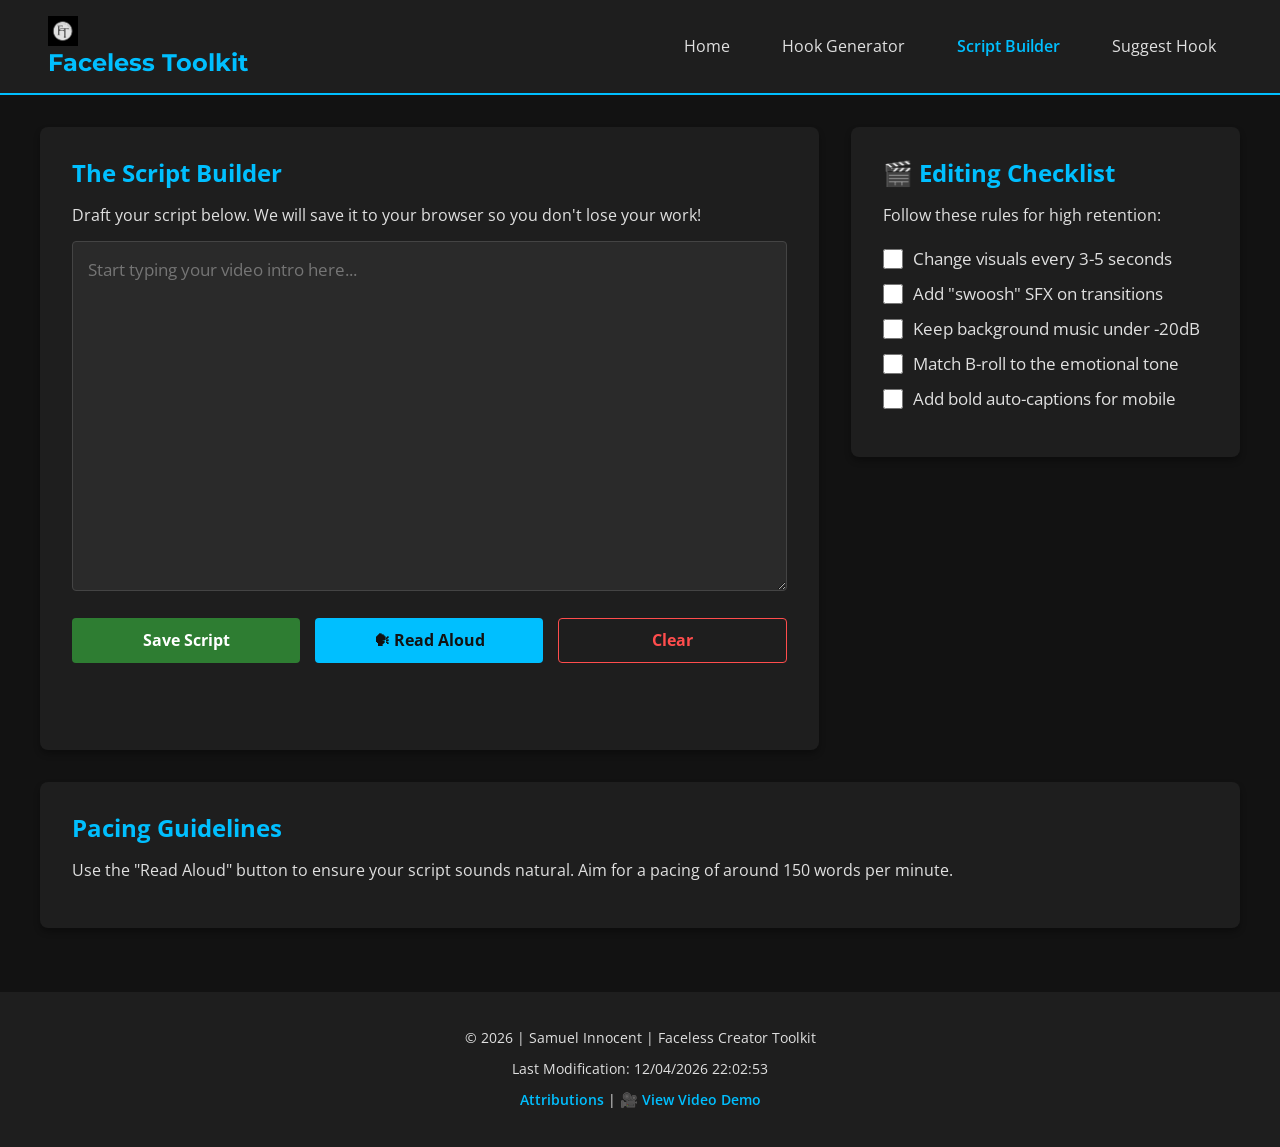
<file: myproject/builder.html>
<!DOCTYPE html>
<html lang="en-US">
<head>
    <meta charset="UTF-8">
    <meta name="viewport" content="width=device-width, initial-scale=1.0">
    <title>Script Builder - Faceless Creator Toolkit</title>
    <meta name="description" content="Draft, format, and save your faceless YouTube video scripts directly in your browser.">
    <meta name="author" content="Samuel Innocent">
    <meta property="og:title" content="Script Builder">
    <meta property="og:type" content="website">
    <meta property="og:image" content="https://images.pexels.com/photos/1089438/pexels-photo-1089438.jpeg">
    <meta property="og:url" content="https://samuel-innocent.github.io/wdd231/final/builder.html">
    
    <link rel="apple-touch-icon" sizes="180x180" href="apple-touch-icon.png">
    <link rel="icon" type="image/png" sizes="32x32" href="favicon-32x32.png">
    <link rel="icon" type="image/png" sizes="16x16" href="favicon-16x16.png">
    <link rel="manifest" href="site.webmanifest">
    <link rel="preconnect" href="https://fonts.googleapis.com">
    <link rel="preconnect" href="https://fonts.gstatic.com" crossorigin>
    <link href="https://fonts.googleapis.com/css2?family=Montserrat:wght@700&family=Open+Sans:wght@400;600&display=swap" rel="stylesheet">
    <link rel="stylesheet" href="styles/normalize.css">
    <link rel="stylesheet" href="styles/small.css">
    <link rel="stylesheet" href="styles/larger.css">
    <script type="module" src="scripts/builder.js"></script>
</head>
<body>
    <header>
        <div class="logo-area">
            <img src="images/logo.png" alt="Toolkit Logo" loading="lazy" width="30" height="30">
            <div class="site-title">Faceless Toolkit</div>
        </div>
        <button id="menu" aria-label="Toggle Menu"></button>
        <nav>
            <ul class="navigation">
                <li><a href="index.html">Home</a></li>
                <li><a href="generator.html">Hook Generator</a></li>
                <li><a href="builder.html" class="active">Script Builder</a></li>
                <li><a href="suggest.html">Suggest Hook</a></li>
            </ul>
        </nav>
    </header>

    <main class="builder-main">
        <h1 class="screen-reader-only">Faceless Script Builder</h1>
        <div class="builder-layout">
            <section class="script-editor">
                <h2>The Script Builder</h2>
                <p>Draft your script below. We will save it to your browser so you don't lose your work!</p>
                <label for="script-pad" class="screen-reader-only">Script Text Area</label>
                <textarea id="script-pad" placeholder="Start typing your video intro here..."></textarea>
                <div class="editor-controls">
                    <button id="save-btn" class="action-btn-save">Save Script</button>
                    <button id="read-btn" class="action-btn-read">🗣 Read Aloud</button>
                    <button id="clear-btn" class="action-btn-clear">Clear</button>
                </div>
                <p id="status-msg" class="status-text"></p>
            </section>

            <section class="editing-checklist">
                <h2>🎬 Editing Checklist</h2>
                <p>Follow these rules for high retention:</p>
                <ul>
                    <li><input type="checkbox" id="check1"><label for="check1">Change visuals every 3-5 seconds</label></li>
                    <li><input type="checkbox" id="check2"><label for="check2">Add "swoosh" SFX on transitions</label></li>
                    <li><input type="checkbox" id="check3"><label for="check3">Keep background music under -20dB</label></li>
                    <li><input type="checkbox" id="check4"><label for="check4">Match B-roll to the emotional tone</label></li>
                    <li><input type="checkbox" id="check5"><label for="check5">Add bold auto-captions for mobile</label></li>
                </ul>
            </section>
        </div>

        <section class="builder-guidelines">
            <h2>Pacing Guidelines</h2>
            <p>Use the "Read Aloud" button to ensure your script sounds natural. Aim for a pacing of around 150 words per minute.</p>
        </section>

        <dialog id="tips-modal" class="modal-style">
            <h2 class="modal-title">Pro Tip!</h2>
            <p>Did you know? Scripts that ask a question in the first 3 seconds retain 15% more viewers.</p>
            <button id="close-modal" class="action-btn-save width-maximum spacing-top-small">Got it!</button>
        </dialog>
    </main>

    <footer>
        <p>&copy; <span id="currentyear"></span> | Samuel Innocent | Faceless Creator Toolkit</p>
        <p id="lastModified"></p>
        <p>
            <a href="attributions.html" class="footer-link">Attributions</a> | 
            <a href="your_video_url_here" target="_blank" class="footer-link">🎥 View Video Demo</a>
        </p>
    </footer>
</body>
</html>
</file>
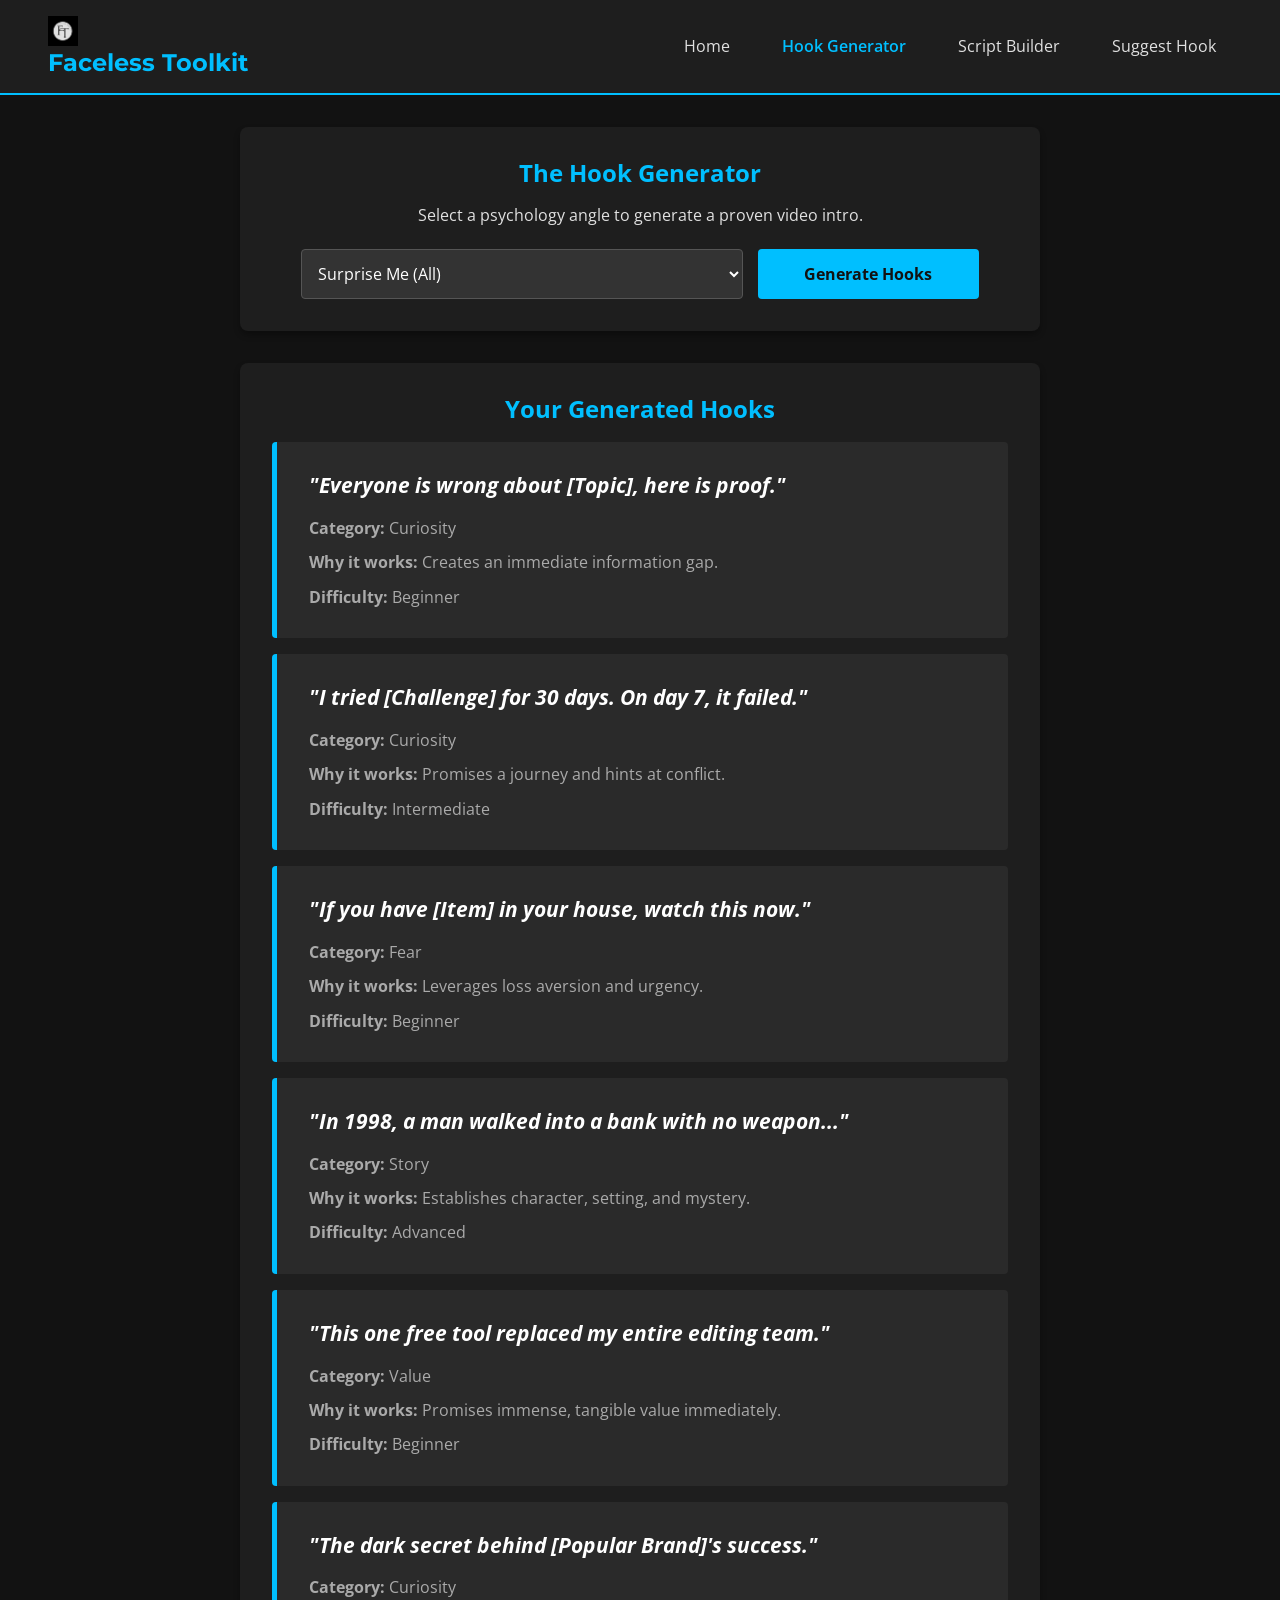
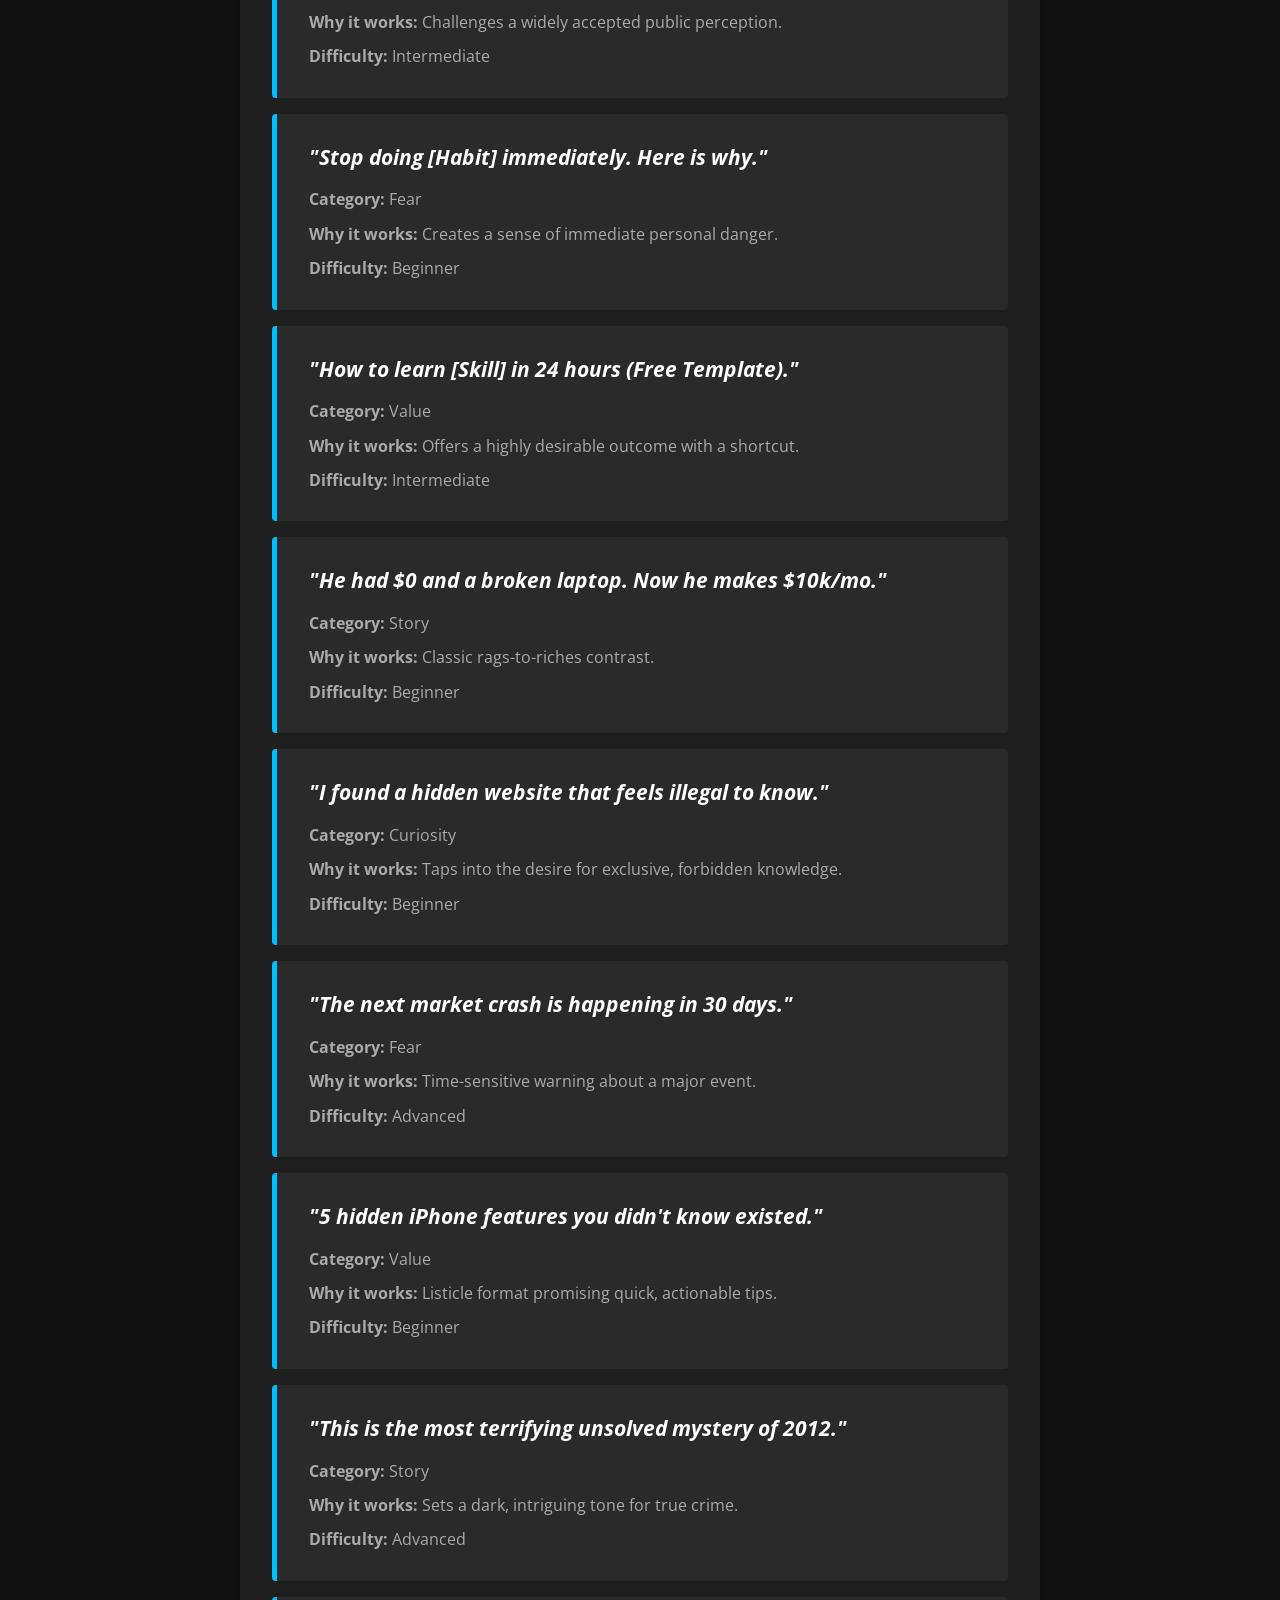
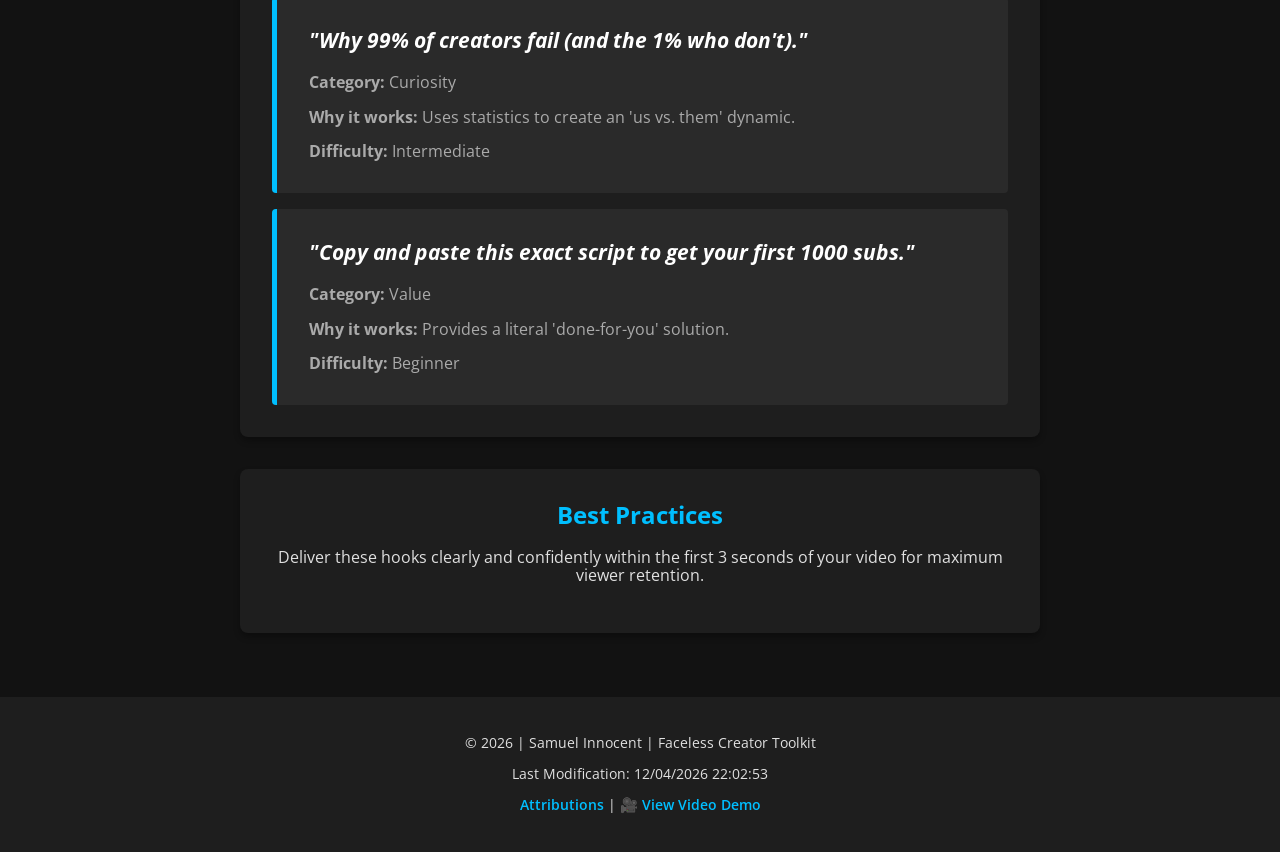
<file: myproject/generator.html>
<!DOCTYPE html>
<html lang="en-US">
<head>
    <meta charset="UTF-8">
    <meta name="viewport" content="width=device-width, initial-scale=1.0">
    <title>Hook Generator - Faceless Creator Toolkit</title>
    <meta name="description" content="Generate proven video hooks for your faceless YouTube channel to capture audience attention instantly.">
    <meta name="author" content="Samuel Innocent">
    <meta property="og:title" content="Hook Generator">
    <meta property="og:type" content="website">
    <meta property="og:image" content="https://images.pexels.com/photos/1089438/pexels-photo-1089438.jpeg">
    <meta property="og:url" content="https://samuel-innocent.github.io/wdd231/final/generator.html">
    
    <link rel="apple-touch-icon" sizes="180x180" href="apple-touch-icon.png">
    <link rel="icon" type="image/png" sizes="32x32" href="favicon-32x32.png">
    <link rel="icon" type="image/png" sizes="16x16" href="favicon-16x16.png">
    <link rel="manifest" href="site.webmanifest">
    <link rel="preconnect" href="https://fonts.googleapis.com">
    <link rel="preconnect" href="https://fonts.gstatic.com" crossorigin>
    <link href="https://fonts.googleapis.com/css2?family=Montserrat:wght@700&family=Open+Sans:wght@400;600&display=swap" rel="stylesheet">
    <link rel="stylesheet" href="styles/normalize.css">
    <link rel="stylesheet" href="styles/small.css">
    <link rel="stylesheet" href="styles/larger.css">
    <script type="module" src="scripts/generator.js"></script>
</head>
<body>
    <header>
        <div class="logo-area">
            <img src="images/logo.png" alt="Toolkit Logo" loading="lazy" width="30" height="30">
            <div class="site-title">Faceless Toolkit</div>
        </div>
        <button id="menu" aria-label="Toggle Menu"></button>
        <nav>
            <ul class="navigation">
                <li><a href="index.html">Home</a></li>
                <li><a href="generator.html" class="active">Hook Generator</a></li>
                <li><a href="builder.html">Script Builder</a></li>
                <li><a href="suggest.html">Suggest Hook</a></li>
            </ul>
        </nav>
    </header>

    <main class="generator-main">
        <h1 class="screen-reader-only">The Hook Generator Dashboard</h1>
        
        <section class="generator-controls">
            <h2>The Hook Generator</h2>
            <p>Select a psychology angle to generate a proven video intro.</p>
            <div class="control-panel">
                <label for="category-select" class="screen-reader-only">Choose Category</label>
                <select id="category-select">
                    <option value="all">Surprise Me (All)</option>
                    <option value="curiosity">Curiosity & Mystery</option>
                    <option value="fear">Fear & Urgency</option>
                    <option value="story">Storytelling Setup</option>
                    <option value="value">High Value Promise</option>
                </select>
                <button id="generate-btn">Generate Hooks</button>
            </div>
        </section>

        <section class="hook-display-area">
            <h2>Your Generated Hooks</h2>
            <div id="hook-card-container" class="custom-grid-container">
                <h3 class="align-center-layout">Click generate to load the database!</h3>
            </div>
        </section>

        <section class="generator-info">
            <h2>Best Practices</h2>
            <p>Deliver these hooks clearly and confidently within the first 3 seconds of your video for maximum viewer retention.</p>
        </section>
    </main>

    <footer>
        <p>&copy; <span id="currentyear"></span> | Samuel Innocent | Faceless Creator Toolkit</p>
        <p id="lastModified"></p>
        <p>
            <a href="attributions.html" class="footer-link">Attributions</a> | 
            <a href="https://www.loom.com/share/800a68e92c954189a304fbd7b6bc5d8a" target="_blank" class="footer-link">🎥 View Video Demo</a>
        </p>
    </footer>
</body>
</html>
</file>
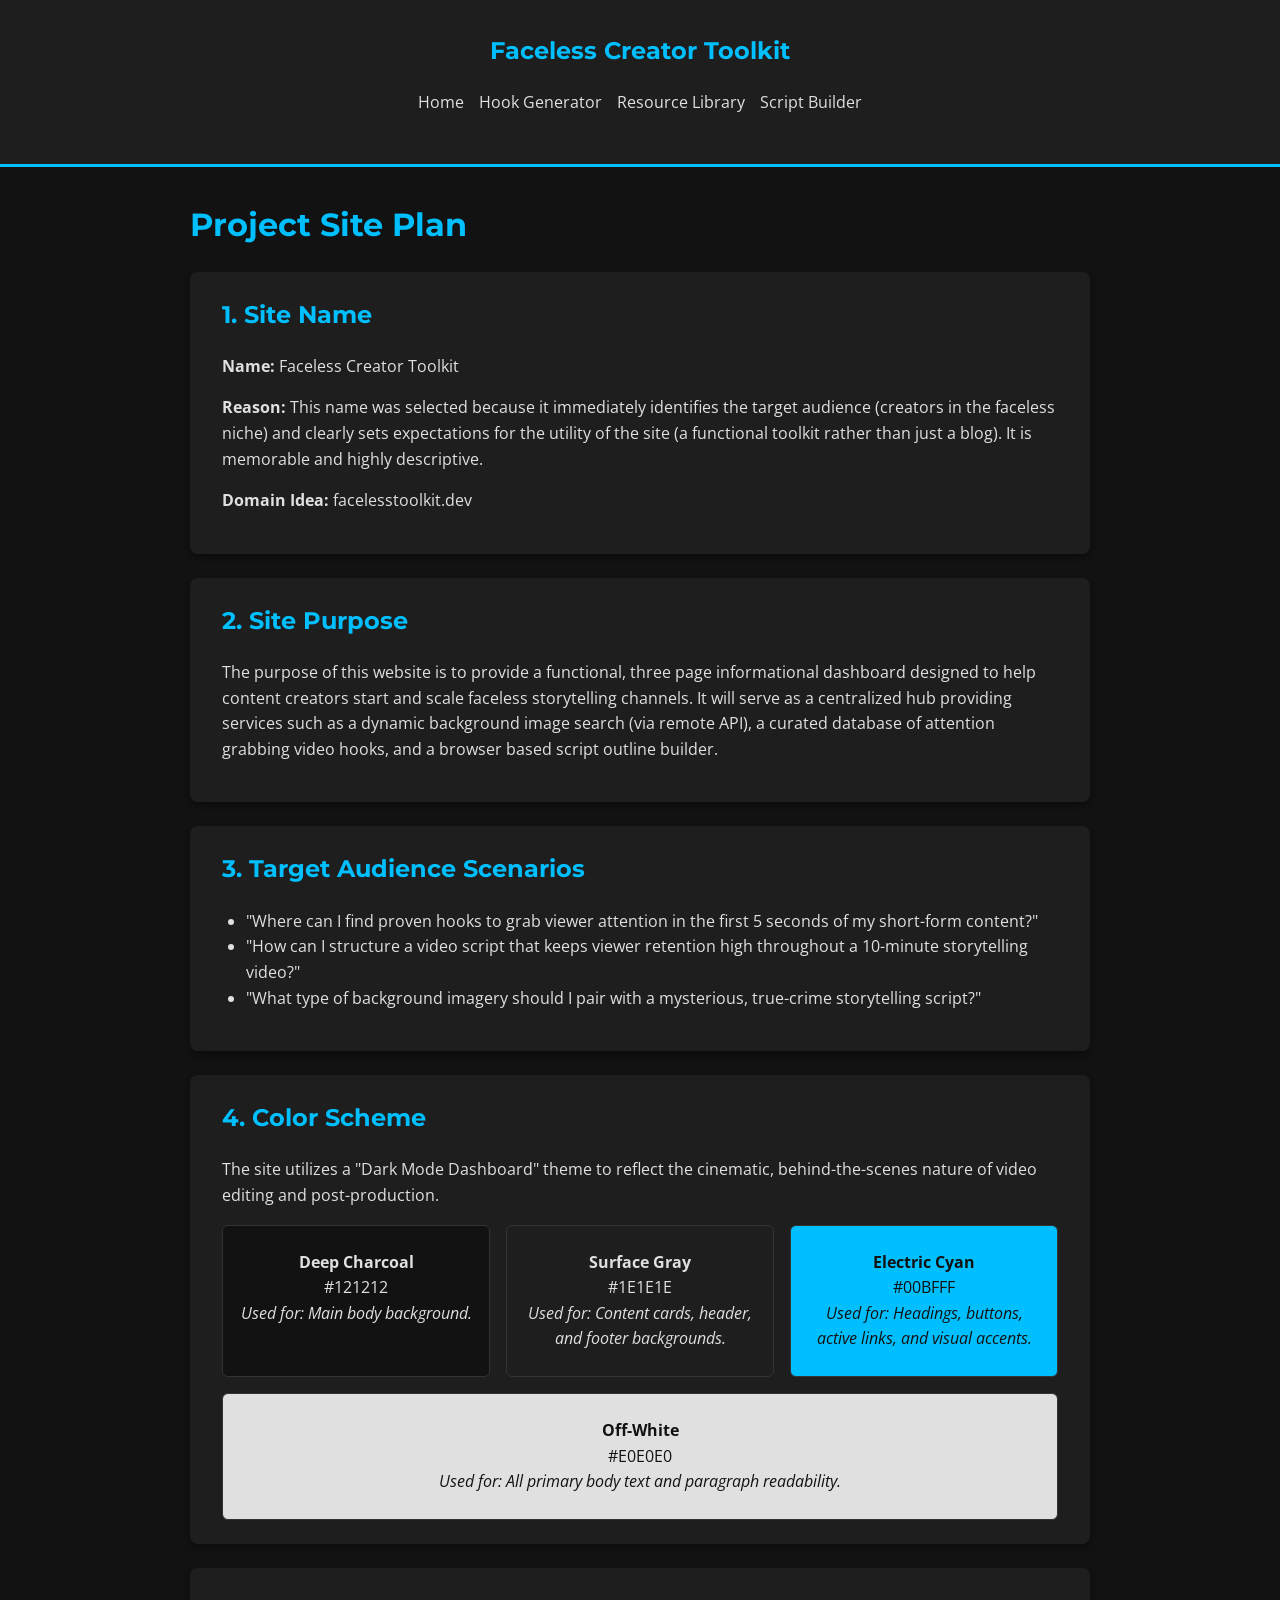
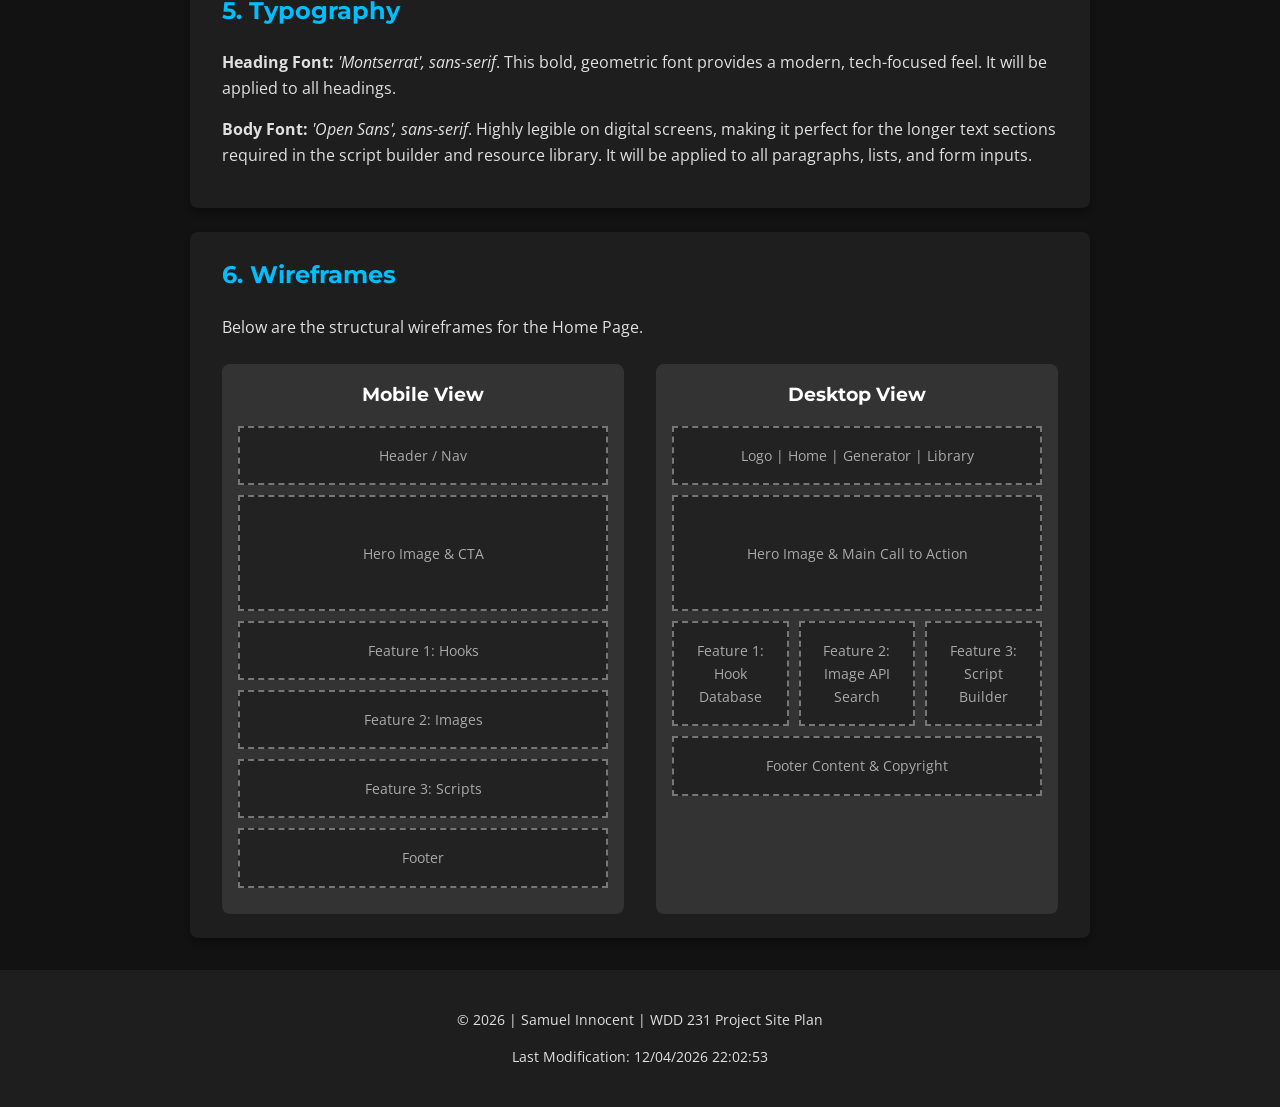
<file: myproject/siteplan.html>
<!DOCTYPE html>
<html lang="en-US">
<head>
    <meta charset="UTF-8">
    <meta name="viewport" content="width=device-width, initial-scale=1.0">
    <title>Site Plan - Faceless Creator Toolkit</title>
    <meta name="description" content="Website planning document for the Faceless Creator Toolkit project.">
    <meta name="author" content="Samuel Innocent">
    
    <link rel="preconnect" href="https://fonts.googleapis.com">
    <link rel="preconnect" href="https://fonts.gstatic.com" crossorigin>
    <link href="https://fonts.googleapis.com/css2?family=Montserrat:wght@700&family=Open+Sans:wght@400;600&display=swap" rel="stylesheet">
    
    <link rel="stylesheet" href="styles/normalize.css">
    <link rel="stylesheet" href="styles/siteplan.css">

    <script src="scripts/siteplan.js" defer></script>
</head>
<body>
    <header>
        <div>
            <h2>Faceless Creator Toolkit</h2>
        </div>
        <nav>
            <ul class="navigation">
                <li><a href="#">Home</a></li>
                <li><a href="#">Hook Generator</a></li>
                <li><a href="#">Resource Library</a></li>
                <li><a href="#">Script Builder</a></li>
            </ul>
        </nav>
    </header>

    <main>
        <h1>Project Site Plan</h1>

        <section>
            <h2>1. Site Name</h2>
            <p><strong>Name:</strong> Faceless Creator Toolkit</p>
            <p><strong>Reason:</strong> This name was selected because it immediately identifies the target audience (creators in the faceless niche) and clearly sets expectations for the utility of the site (a functional toolkit rather than just a blog). It is memorable and highly descriptive.</p>
            <p><strong>Domain Idea:</strong> facelesstoolkit.dev</p>
        </section>

        <section>
            <h2>2. Site Purpose</h2>
            <p>The purpose of this website is to provide a functional, three page informational dashboard designed to help content creators start and scale faceless storytelling channels. It will serve as a centralized hub providing services such as a dynamic background image search (via remote API), a curated database of attention grabbing video hooks, and a browser based script outline builder.</p>
        </section>

        <section>
            <h2>3. Target Audience Scenarios</h2>
            <ul>
                <li>"Where can I find proven hooks to grab viewer attention in the first 5 seconds of my short-form content?"</li>
                <li>"How can I structure a video script that keeps viewer retention high throughout a 10-minute storytelling video?"</li>
                <li>"What type of background imagery should I pair with a mysterious, true-crime storytelling script?"</li>
            </ul>
        </section>

        <section>
            <h2>4. Color Scheme</h2>
            <p>The site utilizes a "Dark Mode Dashboard" theme to reflect the cinematic, behind-the-scenes nature of video editing and post-production.</p>
            <div class="color-palette">
                <div class="color-swatch bg-primary">
                    <p><strong>Deep Charcoal</strong><br>#121212</p>
                    <p><em>Used for: Main body background.</em></p>
                </div>
                <div class="color-swatch bg-secondary">
                    <p><strong>Surface Gray</strong><br>#1E1E1E</p>
                    <p><em>Used for: Content cards, header, and footer backgrounds.</em></p>
                </div>
                <div class="color-swatch bg-accent">
                    <p><strong>Electric Cyan</strong><br>#00BFFF</p>
                    <p><em>Used for: Headings, buttons, active links, and visual accents.</em></p>
                </div>
                <div class="color-swatch bg-text">
                    <p><strong>Off-White</strong><br>#E0E0E0</p>
                    <p><em>Used for: All primary body text and paragraph readability.</em></p>
                </div>
            </div>
        </section>

        <section>
            <h2>5. Typography</h2>
            <p><strong>Heading Font:</strong> <em>'Montserrat', sans-serif</em>. This bold, geometric font provides a modern, tech-focused feel. It will be applied to all headings.</p>
            <p><strong>Body Font:</strong> <em>'Open Sans', sans-serif</em>. Highly legible on digital screens, making it perfect for the longer text sections required in the script builder and resource library. It will be applied to all paragraphs, lists, and form inputs.</p>
        </section>

        <section>
            <h2>6. Wireframes</h2>
            <p>Below are the structural wireframes for the Home Page.</p>
            
            <div class="wireframe-container">
                <div class="wireframe mobile-wireframe">
                    <h3>Mobile View</h3>
                    <div class="wf-header">Header / Nav</div>
                    <div class="wf-hero">Hero Image & CTA</div>
                    <div class="wf-main">
                        <div class="wf-card">Feature 1: Hooks</div>
                        <div class="wf-card">Feature 2: Images</div>
                        <div class="wf-card">Feature 3: Scripts</div>
                    </div>
                    <div class="wf-footer">Footer</div>
                </div>

                <div class="wireframe desktop-wireframe">
                    <h3>Desktop View</h3>
                    <div class="wf-header">Logo | Home | Generator | Library</div>
                    <div class="wf-hero">Hero Image & Main Call to Action</div>
                    <div class="wf-main desktop-grid">
                        <div class="wf-card">Feature 1: Hook Database</div>
                        <div class="wf-card">Feature 2: Image API Search</div>
                        <div class="wf-card">Feature 3: Script Builder</div>
                    </div>
                    <div class="wf-footer">Footer Content & Copyright</div>
                </div>
            </div>
        </section>
    </main>

    <footer>
        <p>&copy; <span id="currentyear"></span> | Samuel Innocent | WDD 231 Project Site Plan</p>
        <p id="lastModified"></p>
    </footer>
</body>
</html>
</file>
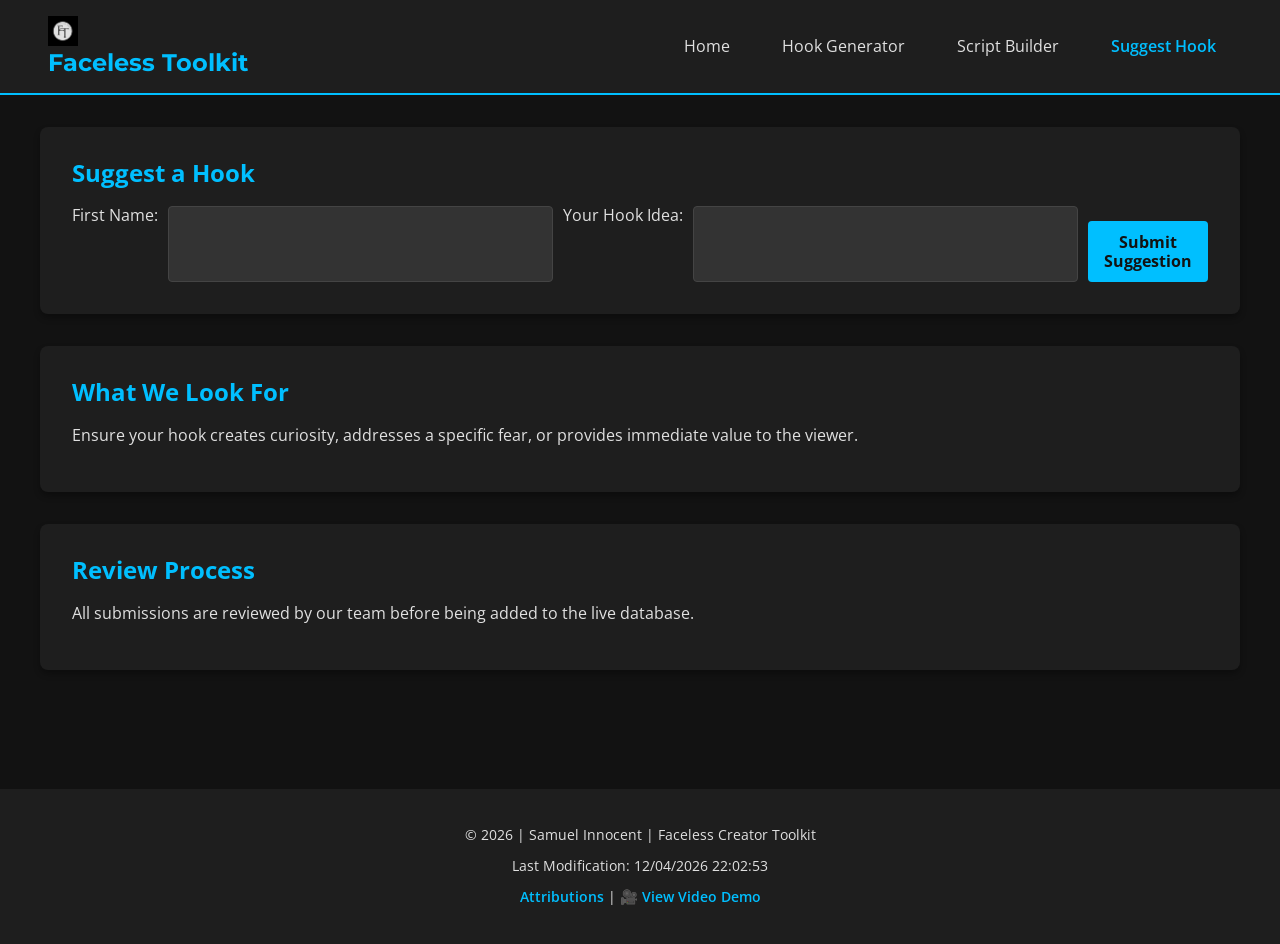
<file: myproject/suggest.html>
<!DOCTYPE html>
<html lang="en-US">
<head>
    <meta charset="UTF-8">
    <meta name="viewport" content="width=device-width, initial-scale=1.0">
    <title>Suggest a Hook - Faceless Creator Toolkit</title>
    <meta name="description" content="Submit your own proven hook idea to be featured in the Faceless Creator Toolkit database.">
    <meta name="author" content="Samuel Innocent">
    <meta property="og:title" content="Suggest a Hook">
    <meta property="og:type" content="website">
    <meta property="og:image" content="https://images.pexels.com/photos/1089438/pexels-photo-1089438.jpeg">
    <meta property="og:url" content="https://samuel-innocent.github.io/wdd231/final/suggest.html">
    
    <link rel="apple-touch-icon" sizes="180x180" href="apple-touch-icon.png">
    <link rel="icon" type="image/png" sizes="32x32" href="favicon-32x32.png">
    <link rel="icon" type="image/png" sizes="16x16" href="favicon-16x16.png">
    <link rel="manifest" href="site.webmanifest">
    <link rel="preconnect" href="https://fonts.googleapis.com">
    <link rel="preconnect" href="https://fonts.gstatic.com" crossorigin>
    <link href="https://fonts.googleapis.com/css2?family=Montserrat:wght@700&family=Open+Sans:wght@400;600&display=swap" rel="stylesheet">
    <link rel="stylesheet" href="styles/normalize.css">
    <link rel="stylesheet" href="styles/small.css">
    <link rel="stylesheet" href="styles/larger.css">
    <script src="scripts/home.js" defer></script>
</head>
<body>
    <header>
        <div class="logo-area">
            <img src="images/logo.png" alt="Toolkit Logo" loading="lazy" width="30" height="30">
            <div class="site-title">Faceless Toolkit</div>
        </div>
        <button id="menu" aria-label="Toggle Menu"></button>
        <nav>
            <ul class="navigation">
                <li><a href="index.html">Home</a></li>
                <li><a href="generator.html">Hook Generator</a></li>
                <li><a href="builder.html">Script Builder</a></li>
                <li><a href="suggest.html" class="active">Suggest Hook</a></li>
            </ul>
        </nav>
    </header>

    <main class="builder-main">
        <h1 class="screen-reader-only">Submit a Hook Idea</h1>
        
        <section class="script-editor">
            <h2>Suggest a Hook</h2>
            <form action="thanks.html" method="get" class="search-bar">
                <label for="fname">First Name:</label>
                <input type="text" id="fname" name="fname" required>
                
                <label for="newhook">Your Hook Idea:</label>
                <input type="text" id="newhook" name="newhook" required>
                
                <button type="submit" class="action-btn-save spacing-top-small">Submit Suggestion</button>
            </form>
        </section>

        <section class="editing-checklist">
            <h2>What We Look For</h2>
            <p>Ensure your hook creates curiosity, addresses a specific fear, or provides immediate value to the viewer.</p>
        </section>

        <section class="builder-guidelines">
            <h2>Review Process</h2>
            <p>All submissions are reviewed by our team before being added to the live database.</p>
        </section>
    </main>

    <footer>
        <p>&copy; <span id="currentyear"></span> | Samuel Innocent | Faceless Creator Toolkit</p>
        <p id="lastModified"></p>
        <p>
            <a href="attributions.html" class="footer-link">Attributions</a> | 
            <a href="https://www.loom.com/share/800a68e92c954189a304fbd7b6bc5d8a" target="_blank" class="footer-link">🎥 View Video Demo</a>
        </p>
    </footer>
</body>
</html>
</file>
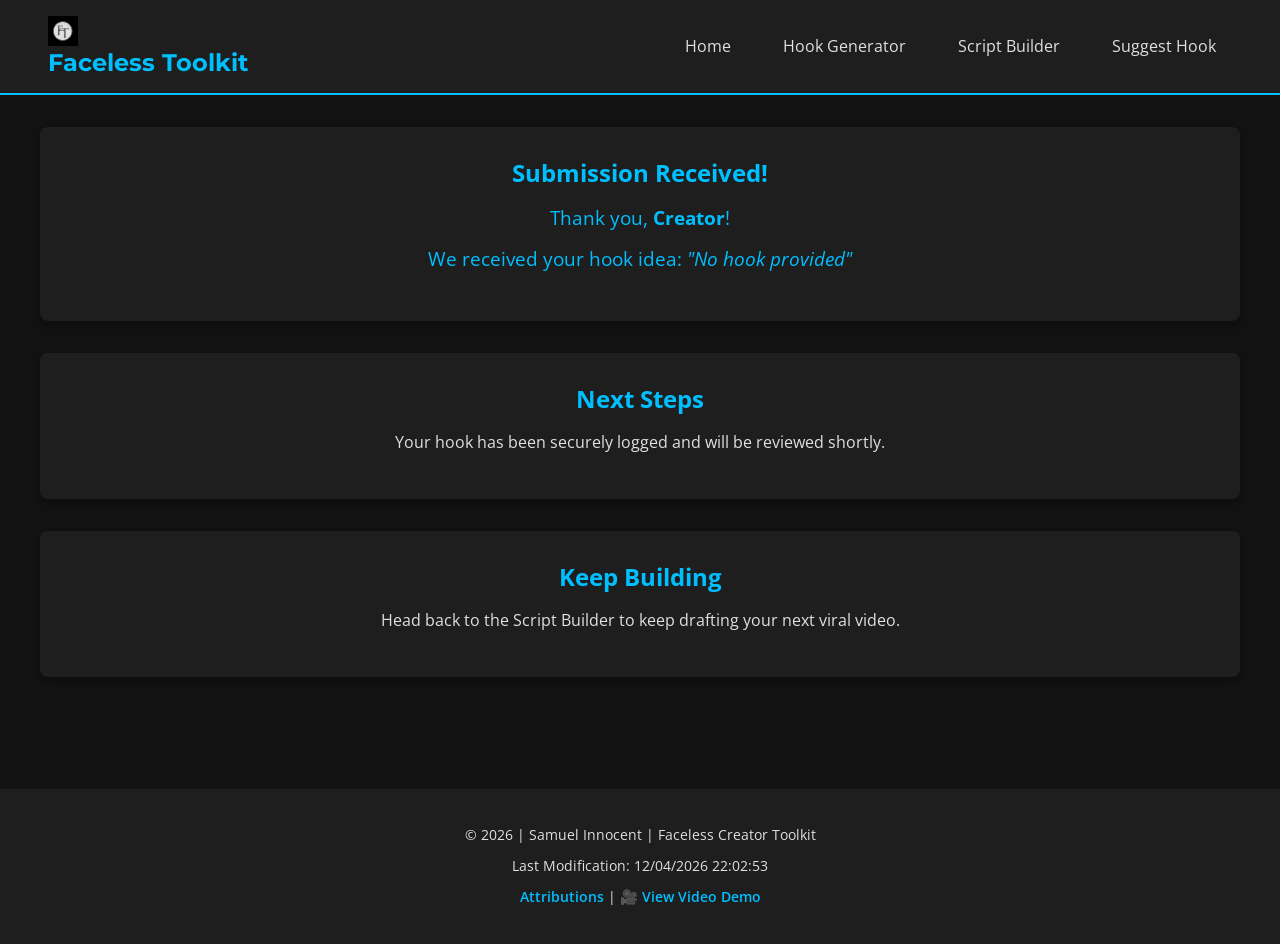
<file: myproject/thanks.html>
<!DOCTYPE html>
<html lang="en-US">
<head>
    <meta charset="UTF-8">
    <meta name="viewport" content="width=device-width, initial-scale=1.0">
    <title>Thank You - Faceless Creator Toolkit</title>
    <meta name="description" content="Thank you for submitting a new hook to the Faceless Creator Toolkit database.">
    <meta name="author" content="Samuel Innocent">
    <meta property="og:title" content="Thank You">
    <meta property="og:type" content="website">
    <meta property="og:image" content="https://images.pexels.com/photos/1089438/pexels-photo-1089438.jpeg">
    <meta property="og:url" content="https://samuel-innocent.github.io/wdd231/final/thanks.html">
    
    <link rel="apple-touch-icon" sizes="180x180" href="apple-touch-icon.png">
    <link rel="icon" type="image/png" sizes="32x32" href="favicon-32x32.png">
    <link rel="icon" type="image/png" sizes="16x16" href="favicon-16x16.png">
    <link rel="manifest" href="site.webmanifest">
    <link rel="preconnect" href="https://fonts.googleapis.com">
    <link rel="preconnect" href="https://fonts.gstatic.com" crossorigin>
    <link href="https://fonts.googleapis.com/css2?family=Montserrat:wght@700&family=Open+Sans:wght@400;600&display=swap" rel="stylesheet">
    <link rel="stylesheet" href="styles/normalize.css">
    <link rel="stylesheet" href="styles/small.css">
    <link rel="stylesheet" href="styles/larger.css">
    <script src="scripts/home.js" defer></script>
</head>
<body>
    <header>
        <div class="logo-area">
            <img src="images/logo.png" alt="Toolkit Logo" loading="lazy" width="30" height="30">
            <div class="site-title">Faceless Toolkit</div>
        </div>
        <button id="menu" aria-label="Toggle Menu"></button>
        <nav>
            <ul class="navigation">
                <li><a href="index.html">Home</a></li>
                <li><a href="generator.html">Hook Generator</a></li>
                <li><a href="builder.html">Script Builder</a></li>
                <li><a href="suggest.html">Suggest Hook</a></li>
            </ul>
        </nav>
    </header>

    <main class="builder-main">
        <h1 class="screen-reader-only">Thank You For Your Submission</h1>
        
        <section class="script-editor align-center-layout">
            <h2>Submission Received!</h2>
            <div id="results" class="spacing-top-medium text-size-large color-accent-text"></div>
        </section>

        <section class="editing-checklist align-center-layout">
            <h2>Next Steps</h2>
            <p>Your hook has been securely logged and will be reviewed shortly.</p>
        </section>

        <section class="builder-guidelines align-center-layout">
            <h2>Keep Building</h2>
            <p>Head back to the Script Builder to keep drafting your next viral video.</p>
        </section>
    </main>

    <script>
        const urlParams = new URLSearchParams(window.location.search);
        const firstName = urlParams.get('fname') || 'Creator';
        const submittedHook = urlParams.get('newhook') || 'No hook provided';
        
        document.getElementById('results').innerHTML = `
            <p>Thank you, <strong>${firstName}</strong>!</p>
            <p>We received your hook idea: <em>"${submittedHook}"</em></p>
        `;
    </script>

    <footer>
        <p>&copy; <span id="currentyear"></span> | Samuel Innocent | Faceless Creator Toolkit</p>
        <p id="lastModified"></p>
        <p>
            <a href="attributions.html" class="footer-link">Attributions</a> | 
            <a href="https://www.loom.com/share/800a68e92c954189a304fbd7b6bc5d8a" target="_blank" class="footer-link">🎥 View Video Demo</a>
        </p>
    </footer>
</body>
</html>
</file>
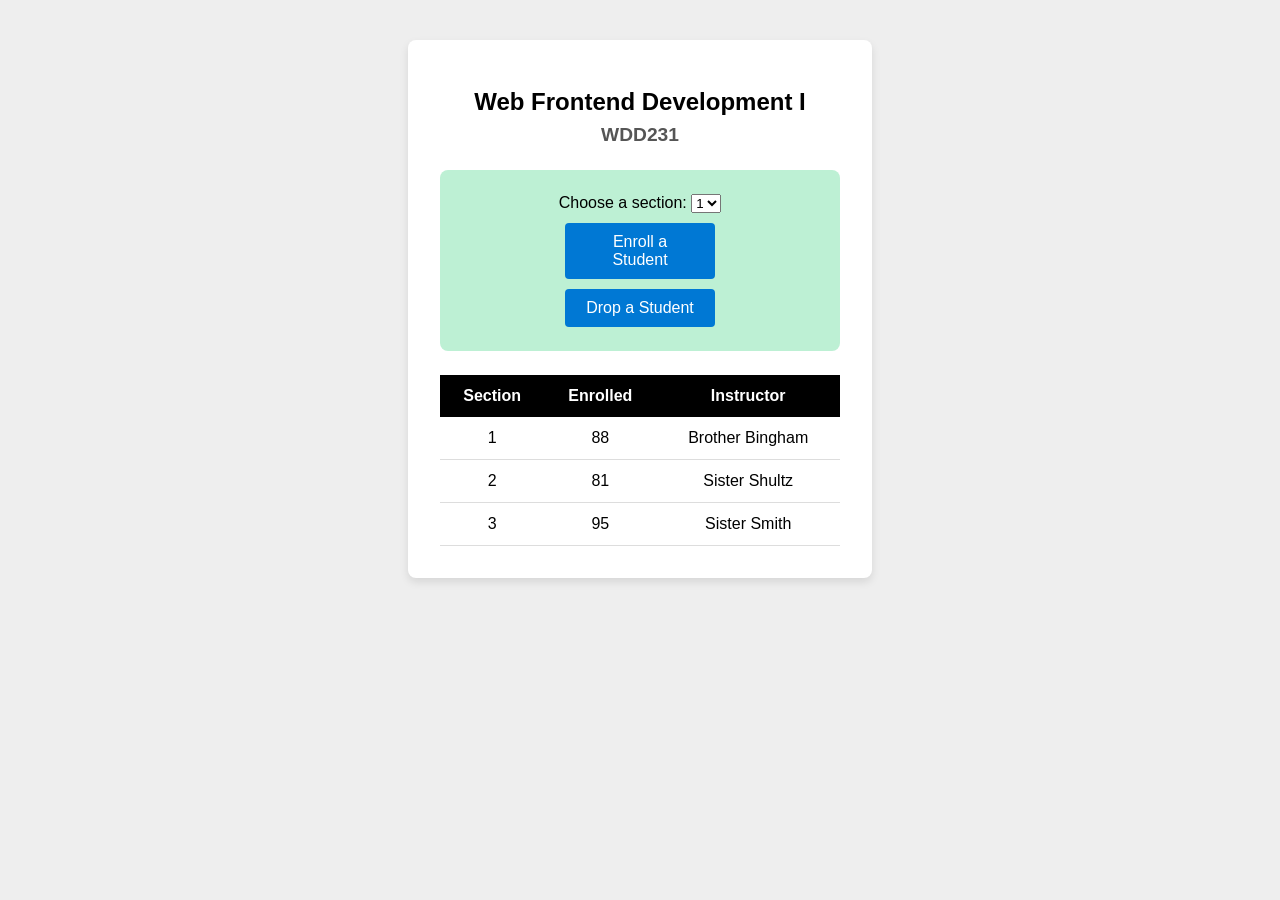
<file: week3/modules.html>
<!DOCTYPE html>
<html lang="en-US">
<head>
    <meta charset="UTF-8">
    <meta name="viewport" content="width=device-width, initial-scale=1.0">
    <title>Course Enrollment</title>
    <link rel="stylesheet" href="styles/modules.css">
    
    <script type="module" src="scripts/modules.mjs"></script>
</head>
<body>
    <main>
        <h1 id="courseName"></h1>
        <h2 id="courseCode"></h2>
        
        <div class="controls">
            <label for="sectionNumber">Choose a section: 
                <select id="sectionNumber"></select>
            </label>
            <button id="enrollStudent">Enroll a Student</button>
            <button id="dropStudent">Drop a Student</button>
        </div>

        <table>
            <thead>
                <tr>
                    <th>Section</th>
                    <th>Enrolled</th>
                    <th>Instructor</th>
                </tr>
            </thead>
            <tbody id="sections">
                </tbody>
        </table>
    </main>
</body>
</html>
</file>
<file: styles/small.css>
body {
    font-family: 'Roboto', sans-serif;
    margin: 0;
    padding: 0;
    line-height: 1.6;
    background-color: #f9f9f9;
}

header {
    background-color: #222222;
    color: #ffffff;
    padding: 1rem;
    display: flex;
    justify-content: space-between;
    align-items: center;
    position: relative;
}

.logo-area {
    display: flex;
    align-items: center;
    gap: 10px;
}

#menu { background: none; border: none; color: #ffffff; cursor: pointer; }
#menu::before { content: "☰"; font-size: 2rem; }
#menu.open::before { content: "❌"; }

nav ul { list-style: none; padding: 0; display: none; margin: 0; width: 100%; }
nav ul.show { display: block; background: #333333; position: absolute; top: 100%; left: 0; z-index: 100; }
nav a { display: block; color: #ffffff; padding: 1rem; text-decoration: none; text-align: center; }
nav a.active { background-color: #444444; border-bottom: 2px solid #e67e22; }
nav a:hover { background: #555555; }

main { padding: 1rem; max-width: 1200px; margin: 0 auto; }
h1 { text-align: center; color: #222222; }

.card {
    background: #ffffff;
    margin: 1rem 0;
    padding: 1.5rem;
    border-radius: 8px;
    box-shadow: 0 2px 4px rgba(0,0,0,0.1);
}

.card h2 {
    background-color: #222222;
    color: #ffffff;
    margin: -1.5rem -1.5rem 1.5rem -1.5rem;
    padding: 0.75rem;
    border-radius: 8px 8px 0 0;
    text-align: center;
    font-size: 1.1rem;
}

.profile-img {
    width: 100%;
    max-width: 100%;
    height: auto;
    display: block;
    margin: 0 auto;
    border-radius: 4px;
    object-fit: cover;
}

.filter-buttons {
    display: flex;
    justify-content: center;
    gap: 10px;
    margin-bottom: 1.5rem;
}

.filter-buttons button {
    padding: 0.6rem 1.2rem;
    background-color: #222222;
    color: #ffffff;
    border: none;
    border-radius: 4px;
    cursor: pointer;
}

#course-list {
    display: flex;
    flex-direction: column;
    gap: 10px;
}

.course-card {
    background: #eeeeee;
    padding: 15px;
    border-radius: 5px;
    border-left: 5px solid #cccccc;
    text-align: center;
    font-weight: bold;
}

.course-card.completed {
    background: #d1e7dd;
    border-left: 5px solid #0f5132;
    color: #0f5132;
}

footer {
    text-align: center;
    padding: 2rem;
    background: #222222;
    color: #ffffff;
}

.social { display: flex; justify-content: center; gap: 20px; margin-bottom: 15px; }
.social img { width: 35px; height: 35px; }
</file>
<file: styles/larger.css>
@media (min-width: 768px) {
    #menu { display: none; }
    
    header { justify-content: space-around; }

    nav ul { 
        display: flex; 
        background: none; 
        position: static;
        width: auto;
    }

    nav a { padding: 0.5rem 1.5rem; }

    .grid-container {
        display: grid;
        grid-template-columns: 1fr 1fr;
        gap: 20px;
    }

    .full-width { grid-column: 1 / span 2; }

    #course-list {
        display: grid;
        grid-template-columns: repeat(auto-fit, minmax(150px, 1fr));
        gap: 15px;
    }
}
</file>
<file: chamber/styles/small.css>
body {
    font-family: 'Roboto', sans-serif;
    margin: 0;
    padding: 0;
    background-color: #f4f4f9;
    color: #333;
}

header {
    background-color: #0f2c59;
    color: white;
    padding: 1rem;
    display: flex;
    justify-content: space-between;
    align-items: center;
    flex-wrap: wrap;
}

.logo-area {
    display: flex;
    align-items: center;
    gap: 15px;
}

.logo-area h1 {
    margin: 0;
    font-size: 1.5rem;
}

.site-title {
    margin: 0;
    font-size: 1.5rem;
    font-weight: bold;
}

.page-title {
    text-align: center;
    margin-top: 2rem;
}

.intro-text {
    text-align: center;
    margin-top: 0;
    padding: 1rem;
}

.visually-hidden {
    position: absolute;
    width: 1px;
    height: 1px;
    padding: 0;
    margin: -1px;
    overflow: hidden;
    clip-path: inset(50%);
    white-space: nowrap;
    border: 0;
}

#menu {
    background: none;
    border: none;
    color: white;
    font-size: 2rem;
    cursor: pointer;
}

#menu::before {
    content: "☰";
}

#menu.open::before {
    content: "✖";
}

nav {
    width: 100%;
}

nav ul.navigation {
    list-style: none;
    padding: 0;
    margin: 0;
    display: none;
    flex-direction: column;
}

nav ul.navigation.show {
    display: flex;
}

nav a {
    display: block;
    color: white;
    padding: 1rem;
    text-decoration: none;
    text-align: center;
    background-color: #1a3c75;
    border-bottom: 1px solid #0f2c59;
}

nav a:hover {
    background-color: #2a5298;
}

nav a.active {
    color: #f39c12;
    font-weight: bold;
}

.view-toggle {
    margin: 20px 0;
    text-align: center;
}

.view-toggle button {
    background-color: #222222;
    color: #ffffff;
    padding: 12px 24px;
    border: none;
    border-radius: 4px;
    cursor: pointer;
    margin: 0 5px;
    font-weight: bold;
}

.grid-view {
    display: grid;
    grid-template-columns: repeat(auto-fit, minmax(280px, 1fr));
    gap: 15px;
    padding: 1rem;
}

.grid-view section {
    background-color: #ffffff;
    border: 1px solid #eeeeee;
    padding: 20px;
    border-radius: 8px;
    text-align: center;
    box-shadow: 0 2px 5px rgba(0, 0, 0, 0.05);
}

.grid-view img {
    max-width: 120px;
    height: auto;
    margin-bottom: 15px;
}

.list-view {
    display: flex;
    flex-direction: column;
    padding: 1rem;
}

.list-view section {
    display: flex;
    flex-direction: column;
    align-items: center;
    text-align: center;
    padding: 15px;
    border-bottom: 1px solid #ddd;
    gap: 5px;
}

.list-view section:nth-child(even) {
    background-color: #f1f1f1;
}

.list-view img {
    display: none;
}

.membership {
    font-weight: bold;
    color: #e67e22;
}

footer {
    background-color: #0f2c59;
    color: white;
    text-align: center;
    padding: 1.5rem;
    margin-top: 2rem;
}

.footer-info p,
.footer-meta p {
    margin: 5px 0;
    font-size: 0.9rem;
}

.social-icons {
    display: flex;
    justify-content: center;
    gap: 20px;
    margin: 15px 0;
}

.social-icons img {
    width: 35px;
    height: 35px;
}

.hero {
    position: relative;
}

.hero img {
    width: 100%;
    height: auto;
    display: block;
}

.hero-content {
    position: absolute;
    top: 50%;
    left: 50%;
    transform: translate(-50%, -50%);
    text-align: center;
    color: white;
    background-color: rgba(0, 0, 0, 0.6);
    padding: 1.5rem;
    border-radius: 8px;
    width: 85%;
}

.hero-content h1 {
    margin-top: 0;
}

.cta-button {
    display: inline-block;
    margin-top: 1rem;
    background-color: #0f2c59;
    color: white;
    padding: 0.8rem 1.5rem;
    text-decoration: none;
    border-radius: 5px;
    font-weight: bold;
}

.cta-button:hover {
    background-color: #1a3c75;
}

.home-grid {
    display: grid;
    grid-template-columns: 1fr;
    gap: 1rem;
    padding: 1rem;
}

.card {
    background-color: white;
    padding: 1.5rem;
    border-radius: 8px;
    box-shadow: 0 2px 5px rgba(0, 0, 0, 0.1);
}

#forecast {
    display: flex;
    justify-content: space-between;
    gap: 10px;
    margin-top: 1rem;
}

.spotlights {
    padding: 1rem;
}

.spotlight-grid {
    display: grid;
    grid-template-columns: 1fr;
    gap: 1rem;
}

.spotlight-card {
    background-color: white;
    padding: 1rem;
    border-radius: 8px;
    text-align: center;
    box-shadow: 0 2px 5px rgba(0, 0, 0, 0.1);
}

.spotlight-card img {
    width: 100px;
    height: auto;
}

.join-grid {
    display: flex;
    flex-direction: column;
    gap: 2rem;
    padding: 1rem;
}

.join-form fieldset {
    border: 1px solid #ccc;
    border-radius: 8px;
    padding: 1.5rem;
    margin-bottom: 1.5rem;
    background-color: white;
}

.join-form legend {
    font-weight: bold;
    color: #0f2c59;
    padding: 0 10px;
}

.join-form label {
    display: block;
    margin-bottom: 1rem;
    font-weight: 500;
}

.join-form input[type="text"],
.join-form input[type="email"],
.join-form input[type="tel"],
.join-form textarea {
    display: block;
    width: 100%;
    padding: 10px;
    margin-top: 5px;
    border: 1px solid #aaa;
    border-radius: 4px;
    box-sizing: border-box;
}

.join-form input:required:valid {
    border-left: 5px solid green;
}

.join-form input:required:invalid {
    border-left: 5px solid red;
}

.membership-radios label {
    display: inline-block;
    margin-right: 15px;
    font-weight: normal;
}

.submit-btn {
    background-color: #0f2c59;
    color: white;
    padding: 15px 25px;
    border: none;
    border-radius: 5px;
    font-size: 1.1rem;
    cursor: pointer;
    width: 100%;
    font-weight: bold;
}

.submit-btn:hover {
    background-color: #1a3c75;
}

.membership-cards .card {
    margin-bottom: 1rem;
}

.animate-card {
    opacity: 0;
    transform: translateY(20px);
    animation: fadeSlideUp 0.8s ease-out forwards;
}

.np-card { animation-delay: 0.1s; }
.bronze-card { animation-delay: 0.3s; }
.silver-card { animation-delay: 0.5s; }
.gold-card { animation-delay: 0.7s; }

@keyframes fadeSlideUp {
    from {
        opacity: 0;
        transform: translateY(20px);
    }
    to {
        opacity: 1;
        transform: translateY(0);
    }
}

.modal-link {
    background-color: transparent;
    border: 2px solid #1a3c75;
    color: #1a3c75;
    padding: 8px 15px;
    border-radius: 4px;
    cursor: pointer;
    font-weight: bold;
    margin-top: 10px;
}

.modal-link:hover {
    background-color: #1a3c75;
    color: white;
}

dialog {
    border: none;
    border-radius: 8px;
    padding: 2rem;
    box-shadow: 0 5px 15px rgba(0,0,0,0.3);
    max-width: 400px;
}

dialog::backdrop {
    background-color: rgba(0, 0, 0, 0.7);
}

.close-modal {
    margin-top: 1rem;
    background-color: #333;
    color: white;
    border: none;
    padding: 8px 15px;
    cursor: pointer;
    border-radius: 4px;
}

.thank-you-main {
    text-align: center;
    padding: 2rem;
}

.submission-details, 
.next-steps, 
.contact-info {
    text-align: left;
    max-width: 600px;
    margin: 1.5rem auto;
}

.message-banner {
    background-color: #f39c12;
    color: white;
    text-align: center;
    padding: 1rem;
    font-weight: bold;
    border-radius: 5px;
    margin: 1rem;
}

.discover-cta {
    text-align: center;
    padding: 2rem;
    background-color: white;
    border-radius: 8px;
    margin: 2rem 1rem;
    box-shadow: 0 2px 5px rgba(0,0,0,0.1);
}

.discover-card {
    background-color: white;
    border-radius: 8px;
    padding: 1.5rem;
    box-shadow: 0 2px 5px rgba(0,0,0,0.1);
    display: flex;
    flex-direction: column;
}

.discover-card h2 {
    font-size: 1.2rem;
    color: #0f2c59;
    margin-top: 0;
}

.discover-card figure {
    margin: 0 0 1rem 0;
    overflow: hidden;
    border-radius: 4px;
}

.discover-card img {
    width: 100%;
    height: auto;
    display: block;
    object-fit: cover;
    transition: transform 0.3s ease, filter 0.3s ease;
}

.discover-card address {
    font-style: italic;
    color: #555;
    margin-bottom: 0.5rem;
    font-size: 0.9rem;
}

.discover-card p {
    flex-grow: 1;
}

.learn-more {
    background-color: #0f2c59;
    color: white;
    border: none;
    padding: 10px;
    border-radius: 4px;
    cursor: pointer;
    font-weight: bold;
    margin-top: 1rem;
}

.discover-grid {
    display: grid;
    grid-template-columns: 1fr;
    gap: 1.5rem;
    padding: 1rem;
    grid-template-areas:
        "card1"
        "card2"
        "card3"
        "card4"
        "card5"
        "card6"
        "card7"
        "card8";
}

.discover-card:nth-child(1) { grid-area: card1; }
.discover-card:nth-child(2) { grid-area: card2; }
.discover-card:nth-child(3) { grid-area: card3; }
.discover-card:nth-child(4) { grid-area: card4; }
.discover-card:nth-child(5) { grid-area: card5; }
.discover-card:nth-child(6) { grid-area: card6; }
.discover-card:nth-child(7) { grid-area: card7; }
.discover-card:nth-child(8) { grid-area: card8; }
</file>
<file: chamber/styles/larger.css>
@media (min-width: 768px) {
    #menu { 
        display: none; 
    }
    
    header { 
        flex-wrap: nowrap; 
    }

    nav { width: auto; }

    nav ul.navigation { 
        display: flex; 
        flex-direction: row;
        background: none; 
    }

    nav a { 
        padding: 0.5rem 1.5rem;
        background-color: transparent; 
        border: none;
    }

    main {
        max-width: 1200px;
        margin: 0 auto; 
    }

    .list-view section {
        display: grid;
        grid-template-columns: 2fr 2fr 1.5fr 1fr; 
        text-align: left;
        align-items: center;
        font-size: 1.1rem;
    }

    .home-grid {
        grid-template-columns: 1fr 1fr;
    }

    .spotlight-grid {
        grid-template-columns: repeat(3, 1fr);
    }

    .join-grid {
        display: grid;
        grid-template-columns: 2fr 1fr;
        align-items: start;
    }
}

@media (min-width: 641px) {
    .discover-card:hover img {
        transform: scale(1.05);
        filter: brightness(0.8);
    }
}

@media (min-width: 641px) and (max-width: 1024px) {
    .discover-grid {
        grid-template-columns: 1fr 1fr;
        grid-template-areas:
            "card1 card2"
            "card3 card4"
            "card5 card6"
            "card7 card8";
    }
}

@media (min-width: 1025px) {
    .discover-grid {
        grid-template-columns: 1fr 1fr 1fr 1fr;
        grid-template-areas:
            "card1 card2 card3 card4"
            "card5 card6 card7 card8";
    }
}
</file>
<file: myproject/styles/small.css>
:root {
    --primary-bg: #121212;
    --secondary-bg: #1E1E1E;
    --accent-color: #00BFFF;
    --text-color: #E0E0E0;
    --heading-font: 'Montserrat', sans-serif;
    --body-font: 'Open Sans', sans-serif;
}

body {
    font-family: var(--body-font);
    background-color: var(--primary-bg);
    color: var(--text-color);
    margin: 0;
    padding: 0;
}

header {
    background-color: var(--secondary-bg);
    padding: 1rem;
    display: flex;
    justify-content: space-between;
    align-items: center;
    flex-wrap: wrap;
    border-bottom: 2px solid var(--accent-color);
}

.site-title {
    font-family: var(--heading-font);
    color: var(--accent-color);
    margin: 0;
    font-size: 1.5rem;
    font-weight: 700;
}

#menu {
    background: none;
    border: none;
    color: var(--text-color);
    font-size: 2rem;
    cursor: pointer;
}

#menu::before { content: "☰"; }
#menu.open::before { content: "✖"; }

nav { width: 100%; }

nav ul.navigation {
    list-style: none;
    padding: 0;
    margin: 0;
    display: none;
    flex-direction: column;
}

nav ul.navigation.show { display: flex; }

nav a {
    display: block;
    color: var(--text-color);
    padding: 1rem;
    text-decoration: none;
    text-align: center;
    border-bottom: 1px solid #333;
}

nav a:hover, nav a.active {
    color: var(--accent-color);
    font-weight: 600;
}

.screen-reader-only {
    position: absolute;
    width: 1px;
    height: 1px;
    padding: 0;
    margin: -1px;
    overflow: hidden;
    clip-path: inset(50%);
    white-space: nowrap;
    border: 0;
}

.hero-dynamic {
    min-height: 80vh;
    display: flex;
    flex-direction: column;
    align-items: center;
    justify-content: center;
    gap: 2rem;
    background-color: var(--primary-bg);
    background-size: cover;
    background-position: center;
    transition: background-image 0.5s ease-in-out;
    padding: 3rem 1rem;
}

.search-container, .info-section, .tools-section {
    background-color: rgba(30, 30, 30, 0.85);
    padding: 2rem;
    border-radius: 8px;
    text-align: center;
    box-shadow: 0 4px 15px rgba(0, 0, 0, 0.5);
    width: 100%;
    max-width: 600px;
    backdrop-filter: blur(5px);
}

.search-container h1 {
    font-family: var(--heading-font);
    font-size: 2rem;
    margin-top: 0;
    color: white;
}

.search-container h2, .info-section h2, .tools-section h2 {
    font-family: var(--heading-font);
    color: var(--accent-color);
    margin-top: 0;
}

.search-bar {
    display: flex;
    flex-direction: column;
    gap: 10px;
    margin-top: 1rem;
}

.search-bar input {
    padding: 12px;
    border: 1px solid #444;
    border-radius: 4px;
    background-color: #333;
    color: white;
    font-family: var(--body-font);
}

.search-bar button {
    padding: 12px;
    background-color: var(--accent-color);
    color: #121212;
    border: none;
    border-radius: 4px;
    font-weight: bold;
    cursor: pointer;
}

.search-bar button:hover {
    background-color: #009acd;
}

.error-text {
    color: #ff4d4d;
    font-size: 0.9rem;
    margin-top: 10px;
}

footer {
    text-align: center;
    padding: 1.5rem;
    background-color: var(--secondary-bg);
    font-size: 0.9rem;
}

.footer-link {
    color: var(--accent-color);
    text-decoration: none;
    font-weight: 600;
}
.footer-link:hover {
    text-decoration: underline;
}

.generator-main {
    padding: 2rem 1rem;
    max-width: 800px;
    margin: 0 auto;
    min-height: 70vh;
}

.generator-controls, .hook-display-area, .generator-info {
    text-align: center;
    background-color: var(--secondary-bg);
    padding: 2rem;
    border-radius: 8px;
    box-shadow: 0 4px 6px rgba(0,0,0,0.3);
    margin-bottom: 2rem;
}

.generator-controls h2, .hook-display-area h2, .generator-info h2 {
    color: var(--accent-color);
    margin-top: 0;
}

.control-panel {
    display: flex;
    flex-direction: column;
    gap: 15px;
    margin-top: 1.5rem;
}

.control-panel select, .control-panel button {
    padding: 12px;
    font-family: var(--body-font);
    border-radius: 4px;
    font-size: 1rem;
}

.control-panel select { background-color: #333; color: white; border: 1px solid #555; }
.control-panel button { background-color: var(--accent-color); color: #121212; border: none; font-weight: bold; cursor: pointer; }
.control-panel button:hover { background-color: #009acd; }

.hook-item-box {
    background-color: #2a2a2a;
    border-left: 5px solid var(--accent-color);
    padding: 2rem;
    border-radius: 4px;
    transition: opacity 0.3s ease;
    text-align: left;
}

.hook-item-box h3 {
    color: white;
    font-size: 1.3rem;
    font-style: italic;
    margin-top: 0;
}

.hook-item-box p { color: #aaa; margin-bottom: 0; }
.hidden { opacity: 0; pointer-events: none; height: 0; padding: 0 !important; overflow: hidden; }

.builder-main {
    padding: 2rem 1rem;
    max-width: 800px;
    margin: 0 auto;
    min-height: 70vh;
}

.script-editor, .editing-checklist, .builder-guidelines {
    background-color: var(--secondary-bg);
    padding: 2rem;
    border-radius: 8px;
    box-shadow: 0 4px 6px rgba(0,0,0,0.3);
    margin-bottom: 2rem;
}

.script-editor h2, .editing-checklist h2, .builder-guidelines h2 {
    color: var(--accent-color);
    margin-top: 0;
}

#script-pad {
    width: 100%;
    min-height: 350px;
    padding: 15px;
    margin-bottom: 1.5rem;
    background-color: #2a2a2a;
    color: var(--text-color);
    border: 1px solid #444;
    border-radius: 4px;
    font-family: var(--body-font);
    font-size: 1.05rem;
    line-height: 1.5;
    box-sizing: border-box;
    resize: vertical;
}

.editor-controls { display: flex; flex-wrap: wrap; gap: 15px; }
.editor-controls button { flex: 1 1 150px; padding: 12px; border: none; border-radius: 4px; font-weight: bold; cursor: pointer; font-size: 1rem; }

.action-btn-save { background-color: #2e7d32; color: white; }
.action-btn-save:hover { background-color: #1b5e20; }
.action-btn-read { background-color: var(--accent-color); color: #121212; }
.action-btn-read:hover { background-color: #009acd; }
.action-btn-clear { background-color: transparent; color: #ff4d4d; border: 1px solid #ff4d4d !important; }
.action-btn-clear:hover { background-color: rgba(255, 77, 77, 0.1); }

.status-text { margin-top: 15px; font-weight: bold; min-height: 1.5rem; }

.editing-checklist ul { list-style: none; padding: 0; display: flex; flex-direction: column; gap: 15px; margin-top: 1.5rem; }
.editing-checklist li { display: flex; align-items: center; gap: 10px; font-size: 1.05rem; }
.editing-checklist input[type="checkbox"] { width: 20px; height: 20px; accent-color: var(--accent-color); cursor: pointer; }
.editing-checklist label { cursor: pointer; color: var(--text-color); }

.align-center-layout { text-align: center; }
.format-capitalize-text { text-transform: capitalize; }
.spacing-top-small { margin-top: 15px; }
.spacing-top-medium { margin-top: 20px; }
.text-size-large { font-size: 1.2rem; }
.color-accent-text { color: var(--accent-color); }
.width-maximum { width: 100%; }
.custom-grid-container { display: grid; gap: 1rem; }
.constrained-width { max-width: 600px; margin: 0 auto; }
.attribution-box { background-color: #2a2a2a; padding: 1.5rem; border-radius: 8px; margin-top: 2rem; text-align: left; }
.modal-style { border: none; border-radius: 8px; padding: 2rem; background: var(--secondary-bg); color: white; max-width: 400px; box-shadow: 0 4px 15px rgba(0,0,0,0.5); }
.modal-title { color: var(--accent-color); margin-top: 0; }
</file>
<file: myproject/styles/larger.css>
@media (min-width: 768px) {
    #menu { 
        display: none; 
    }
    
    header { 
        flex-wrap: nowrap; 
        padding: 1rem 3rem;
    }

    nav { width: auto; }

    nav ul.navigation { 
        display: flex; 
        flex-direction: row;
        gap: 20px;
    }

    nav a { 
        padding: 0.5rem 1rem;
        border: none;
    }

    .search-bar {
        flex-direction: row;
    }

    .search-bar input {
        flex-grow: 1;
    }

    .search-bar button {
        width: 120px;
    }
    
    .control-panel {
        flex-direction: row;
        justify-content: center;
    }
    
    .control-panel select {
        width: 60%;
    }
    
    .control-panel button {
        width: 30%;
    }
}

@media (min-width: 1025px) {
    .builder-main {
        max-width: 1200px;
    }

    .builder-layout {
        display: grid;
        grid-template-columns: 2fr 1fr;
        gap: 2rem;
        align-items: start;
    }

    .editing-checklist {
        margin-top: 0;
    }
}
</file>
<file: myproject/styles/siteplan.css>
:root {
    --primary-bg: #121212;
    --secondary-bg: #1E1E1E;
    --accent-color: #00BFFF;
    --text-color: #E0E0E0;
    --heading-font: 'Montserrat', sans-serif;
    --body-font: 'Open Sans', sans-serif;
}

body {
    font-family: var(--body-font);
    background-color: var(--primary-bg);
    color: var(--text-color);
    margin: 0;
    padding: 0;
    line-height: 1.6;
}

header {
    background-color: var(--secondary-bg);
    padding: 2rem;
    text-align: center;
    border-bottom: 3px solid var(--accent-color);
}

h1, h2, h3, h4 {
    font-family: var(--heading-font);
    color: var(--accent-color);
    margin-top: 0;
}

main {
    max-width: 900px;
    margin: 2rem auto;
    padding: 0 1.5rem;
}

section {
    background-color: var(--secondary-bg);
    padding: 1.5rem 2rem;
    margin-bottom: 1.5rem;
    border-radius: 8px;
    box-shadow: 0 4px 6px rgba(0, 0, 0, 0.3);
}

ul {
    padding-left: 1.5rem;
}

footer {
    text-align: center;
    padding: 1.5rem;
    background-color: var(--secondary-bg);
    font-size: 0.9rem;
    margin-top: 2rem;
}

.color-palette {
    display: flex;
    flex-wrap: wrap;
    gap: 1rem;
    margin-top: 1rem;
}

.color-swatch {
    flex: 1 1 200px;
    padding: 1.5rem 1rem;
    border-radius: 6px;
    text-align: center;
    border: 1px solid #333;
}

.color-swatch p {
    margin: 0;
    color: #121212; 
}

.bg-primary { background-color: var(--primary-bg); }
.bg-primary p { color: var(--text-color); } 
.bg-secondary { background-color: var(--secondary-bg); }
.bg-secondary p { color: var(--text-color); } 
.bg-accent { background-color: var(--accent-color); }
.bg-text { background-color: var(--text-color); }


.wireframe-container {
    display: flex;
    flex-wrap: wrap;
    gap: 2rem;
    margin-top: 1.5rem;
}

.wireframe {
    background-color: #333;
    padding: 1rem;
    border-radius: 8px;
    flex: 1 1 300px;
    text-align: center;
}

.wireframe h3 {
    color: white;
    margin-bottom: 1rem;
}

.mobile-wireframe .wf-header,
.mobile-wireframe .wf-hero,
.mobile-wireframe .wf-card,
.mobile-wireframe .wf-footer,
.desktop-wireframe .wf-header,
.desktop-wireframe .wf-hero,
.desktop-wireframe .wf-card,
.desktop-wireframe .wf-footer {
    border: 2px dashed #777;
    background-color: #222;
    padding: 1rem;
    margin-bottom: 10px;
    color: #aaa;
    font-size: 0.9rem;
}

.mobile-wireframe .wf-hero,
.desktop-wireframe .wf-hero {
    height: 80px;
    display: flex;
    align-items: center;
    justify-content: center;
}

.desktop-grid {
    display: grid;
    grid-template-columns: 1fr 1fr 1fr;
    gap: 10px;
    margin-bottom: 10px;
}
.desktop-grid .wf-card {
    margin-bottom: 0; 
}

nav ul.navigation {
    list-style: none;
    padding: 0;
    display: flex;
    justify-content: center;
    gap: 15px;
    margin-top: 10px;
}

nav a {
    color: var(--text-color);
    text-decoration: none;
}

nav a:hover {
    color: var(--accent-color);
}
</file>
<file: week3/styles/modules.css>
body {
    font-family: Arial, sans-serif;
    background-color: #eeeeee;
    display: flex;
    justify-content: center;
    padding: 2rem;
}

main {
    background-color: white;
    padding: 2rem;
    border-radius: 8px;
    box-shadow: 0 4px 8px rgba(0,0,0,0.1);
    text-align: center;
    max-width: 400px;
    width: 100%;
}

h1 { margin-bottom: 0.5rem; font-size: 1.5rem; }
h2 { color: #555; margin-top: 0; margin-bottom: 1.5rem; font-size: 1.2rem; }

.controls {
    background-color: #bdf0d4; /* Light green background */
    padding: 1.5rem;
    border-radius: 8px;
    margin-bottom: 1.5rem;
    display: flex;
    flex-direction: column;
    align-items: center;
    gap: 10px;
}

button {
    background-color: #0078d4;
    color: white;
    border: none;
    padding: 10px 20px;
    border-radius: 4px;
    cursor: pointer;
    width: 150px;
    font-size: 1rem;
}

button:hover { background-color: #005a9e; }

table {
    width: 100%;
    border-collapse: collapse;
}

th {
    background-color: black;
    color: white;
    padding: 12px;
}

td {
    padding: 12px;
    border-bottom: 1px solid #ddd;
}
</file>
